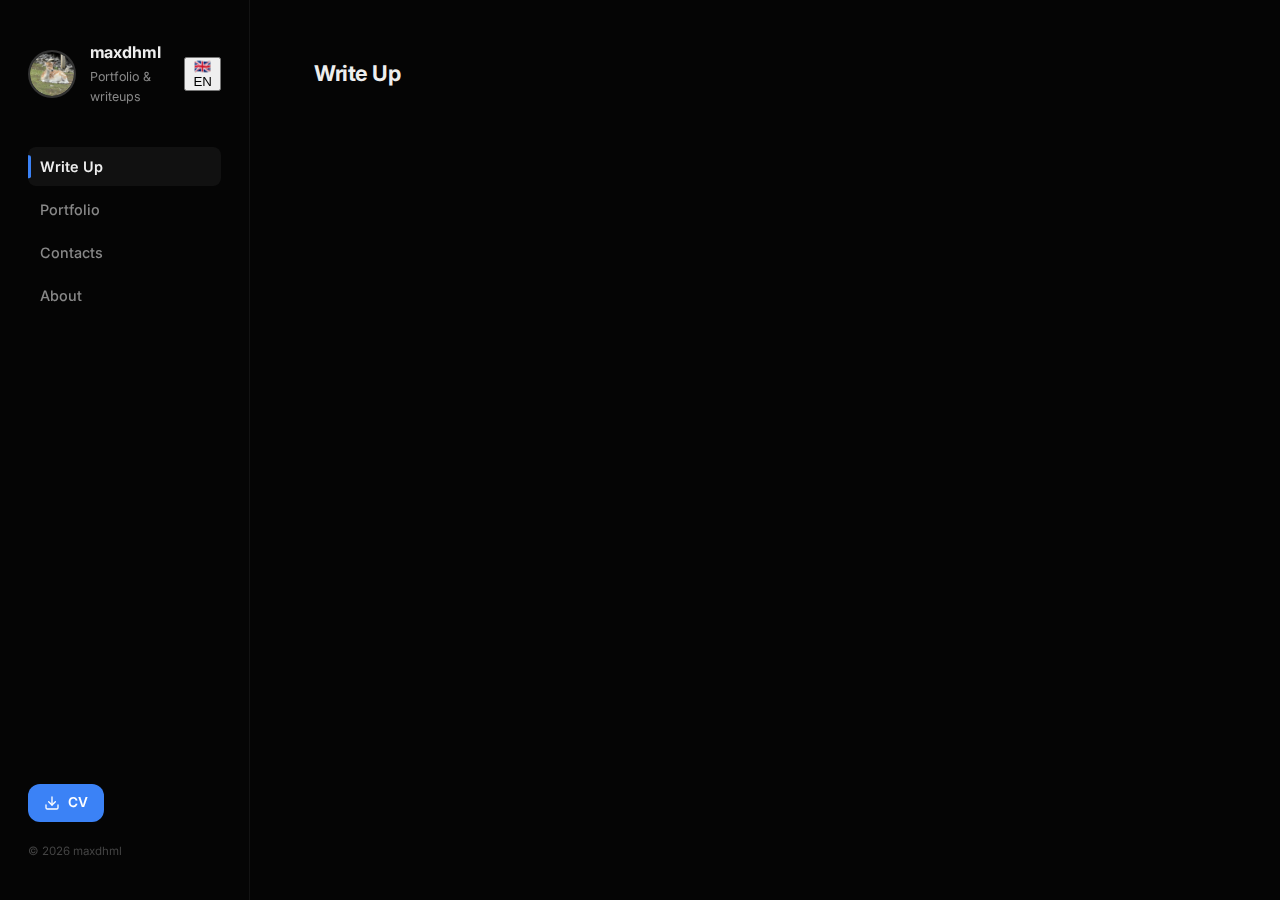
<file: index.html>
<!DOCTYPE html>
<html lang="fr">

<head>
    <meta charset="UTF-8">
    <meta name="viewport" content="width=device-width, initial-scale=1.0">
    <meta name="description" content="maxdhml — Write-ups CTF, bug bounty et projets cybersécurité.">
    <title>maxdhml | Write Up</title>
    <link rel="icon" type="image/png" href="favicon.png">
    <link rel="preconnect" href="https://fonts.googleapis.com">
    <link rel="preconnect" href="https://fonts.gstatic.com" crossorigin>
    <link rel="stylesheet" href="style.css">
</head>

<body>
    <div class="container">
        <aside class="sidebar">
            <div class="sidebar-top">
                <div class="profile-section">
                    <div class="avatar"><img src="avatar.png" alt="maxdhml avatar"></div>
                    <div>
                        <div class="profile-name">maxdhml</div>
                        <div class="profile-sub" data-i18n="profile-sub">Portfolio &amp; writeups</div>
                    </div>
                </div>
                <button class="btn-lang" onclick="toggleLanguage()">
                    <span data-i18n="btn-lang-label">🇬🇧 EN</span>
                </button>
                <button id="hamburger-btn" class="btn-hamburger" aria-label="Menu" aria-expanded="false">
                    <span></span><span></span><span></span>
                </button>
            </div>

            <nav id="nav-menu">
                <ul class="nav-links">
                    <li><a href="index.html" class="active" data-i18n="nav-writeup">Write Up</a></li>
                    <li><a href="portfolio.html" data-i18n="nav-portfolio">Portfolio</a></li>
                    <li><a href="contact.html" data-i18n="nav-contacts">Contacts</a></li>
                    <li><a href="about.html" data-i18n="nav-about">About</a></li>
                </ul>
            </nav>

            <a href="CV Maxime DUHAMEL - Alternance.pdf" download class="btn-download">
                <svg width="16" height="16" viewBox="0 0 24 24" fill="none" stroke="currentColor" stroke-width="2"
                    stroke-linecap="round" stroke-linejoin="round">
                    <path d="M21 15v4a2 2 0 0 1-2 2H5a2 2 0 0 1-2-2v-4"></path>
                    <polyline points="7 10 12 15 17 10"></polyline>
                    <line x1="12" y1="15" x2="12" y2="3"></line>
                </svg>
                CV
            </a>

            <footer><span data-i18n="footer">© 2026 maxdhml</span></footer>
        </aside>

        <main class="main-content">
            <section id="writeups">
                <h2 class="section-title" data-i18n="section-writeup">Write Up</h2>
                <ul id="writeups-list" class="writeup-list"></ul>
            </section>
        </main>
    </div>

    <script src="script.js"></script>
</body>

</html>
</file>
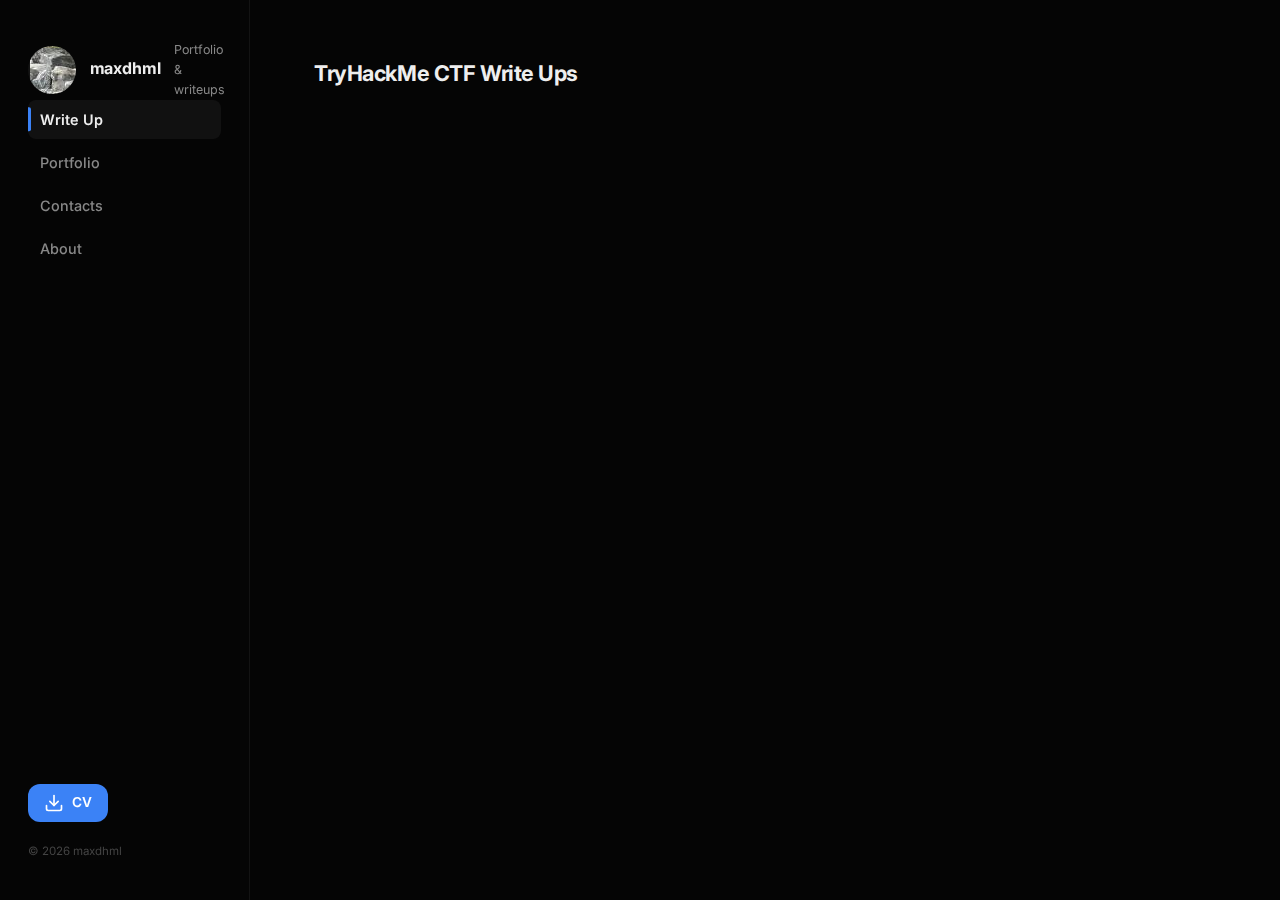
<file: write-ups/TryHackMe CTF Write Ups/index.html>
<!DOCTYPE html>
<html lang="fr">

<head>
    <meta charset="UTF-8">
    <meta name="viewport" content="width=device-width, initial-scale=1.0">
    <title>maxdhml | TryHackMe CTF Write Ups</title>
    <link rel="stylesheet" href="../../style.css">
</head>

<body>

    <div class="container">
        <!-- Sidebar -->
        <aside class="sidebar">
            <div class="profile-section">
                <div class="avatar" style="background-image: url('../../avatar.png')"></div>
                <div class="profile-name">maxdhml</div>
                <div class="profile-sub">Portfolio & writeups</div>
            </div>

            <nav>
                <ul class="nav-links">
                    <li><a href="../../index.html" class="active">Write Up</a></li>
                    <li><a href="../../portfolio.html">Portfolio</a></li>
                    <li><a href="../../contact.html">Contacts</a></li>
                    <li><a href="../../about.html">About</a></li>
                </ul>
            </nav>

            <a href="../../CV Maxime DUHAMEL - Alternance.pdf" download class="btn-download">
                <svg width="20" height="20" viewBox="0 0 24 24" fill="none" stroke="currentColor" stroke-width="2"
                    stroke-linecap="round" stroke-linejoin="round">
                    <path d="M21 15v4a2 2 0 0 1-2 2H5a2 2 0 0 1-2-2v-4"></path>
                    <polyline points="7 10 12 15 17 10"></polyline>
                    <line x1="12" y1="15" x2="12" y2="3"></line>
                </svg>
                CV
            </a>

            <footer>
                &copy; 2026 maxdhml
            </footer>
        </aside>

        <!-- Main Content -->
        <main class="main-content">
            <section id="writeups">
                <h2 class="section-title">TryHackMe CTF Write Ups</h2>
                <ul id="thm-writeups-list" class="writeup-list">
                    <!-- Example item, replace with JS or manual items later -->
                    <li class="writeup-card">
                        <div class="card-title">Coming Soon</div>
                        <div class="card-desc">Write-ups will be listed here.</div>
                    </li>
                </ul>
            </section>
        </main>
    </div>

    <!-- Script to handle interactions if needed, or reuse main script adapted -->
    <!-- <script src="../../script.js"></script> -->
</body>

</html>
</file>
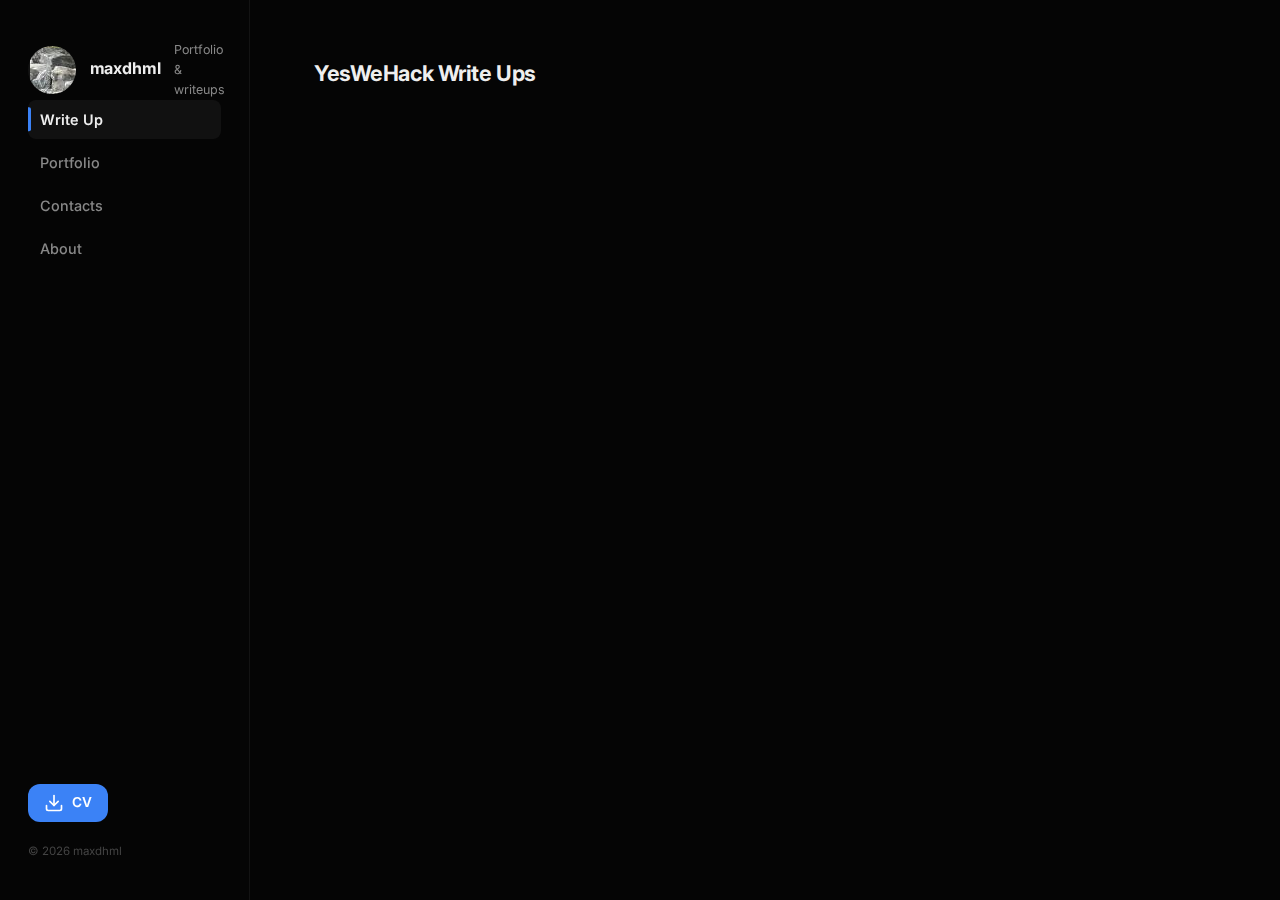
<file: write-ups/YesWeHack Write Ups/index.html>
<!DOCTYPE html>
<html lang="fr">

<head>
    <meta charset="UTF-8">
    <meta name="viewport" content="width=device-width, initial-scale=1.0">
    <title>maxdhml | YesWeHack Write Ups</title>
    <link rel="stylesheet" href="../../style.css">
</head>

<body>

    <div class="container">
        <!-- Sidebar -->
        <aside class="sidebar">
            <div class="profile-section">
                <div class="avatar" style="background-image: url('../../avatar.png')"></div>
                <div class="profile-name">maxdhml</div>
                <div class="profile-sub">Portfolio & writeups</div>
            </div>

            <nav>
                <ul class="nav-links">
                    <li><a href="../../index.html" class="active">Write Up</a></li>
                    <li><a href="../../portfolio.html">Portfolio</a></li>
                    <li><a href="../../contact.html">Contacts</a></li>
                    <li><a href="../../about.html">About</a></li>
                </ul>
            </nav>

            <a href="../../CV Maxime DUHAMEL - Alternance.pdf" download class="btn-download">
                <svg width="20" height="20" viewBox="0 0 24 24" fill="none" stroke="currentColor" stroke-width="2"
                    stroke-linecap="round" stroke-linejoin="round">
                    <path d="M21 15v4a2 2 0 0 1-2 2H5a2 2 0 0 1-2-2v-4"></path>
                    <polyline points="7 10 12 15 17 10"></polyline>
                    <line x1="12" y1="15" x2="12" y2="3"></line>
                </svg>
                CV
            </a>

            <footer>
                &copy; 2026 maxdhml
            </footer>
        </aside>

        <!-- Main Content -->
        <main class="main-content">
            <section id="writeups">
                <h2 class="section-title">YesWeHack Write Ups</h2>
                <ul id="ywh-writeups-list" class="writeup-list">
                    <!-- Example item, replace with JS or manual items later -->
                    <li class="writeup-card">
                        <div class="card-title">Coming Soon</div>
                        <div class="card-desc">Write-ups will be listed here.</div>
                    </li>
                </ul>
            </section>
        </main>
    </div>

    <!-- Script to handle interactions if needed, or reuse main script adapted -->
    <!-- <script src="../../script.js"></script> -->
</body>

</html>
</file>
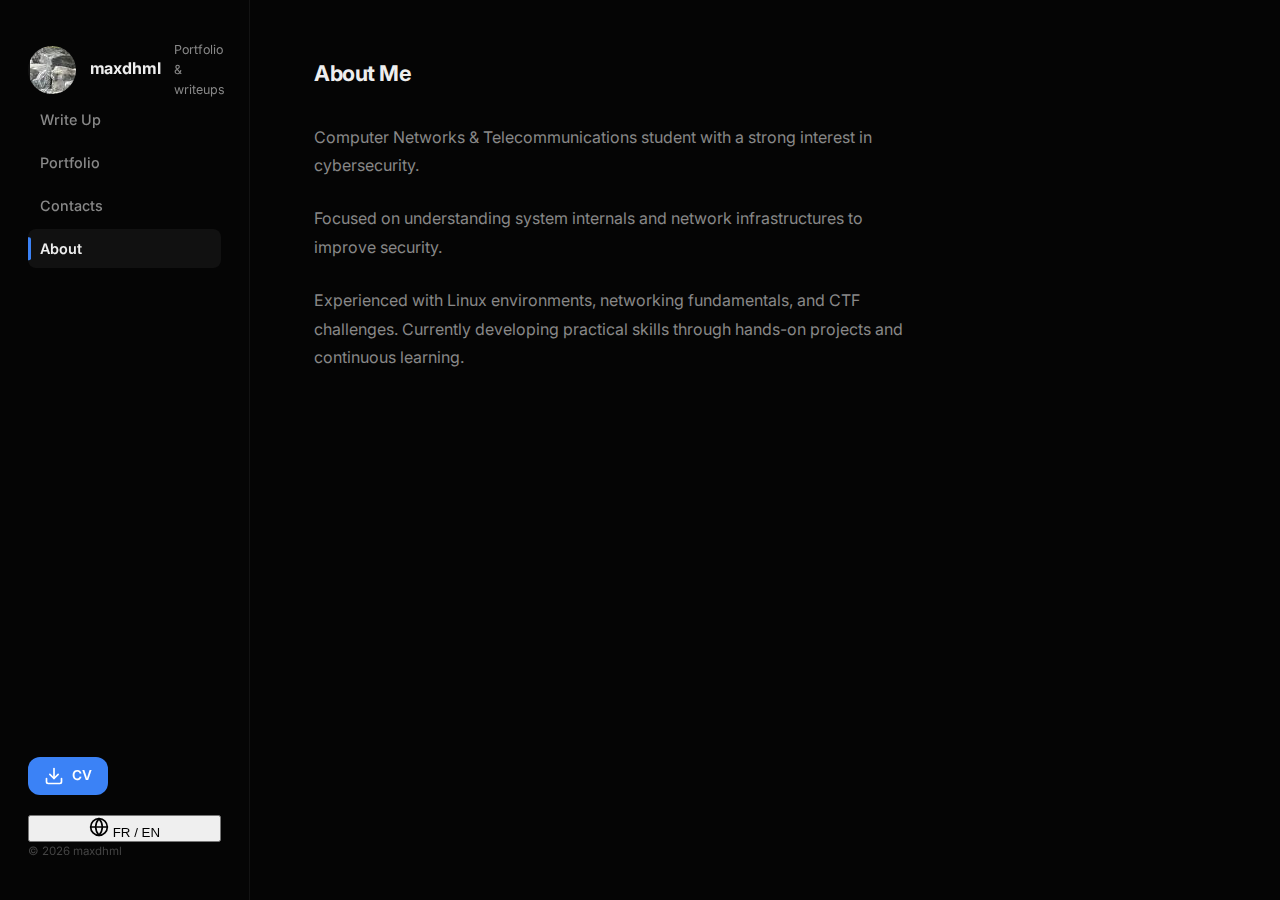
<file: about.html>
<!DOCTYPE html>
<html lang="fr">

<head>
    <meta charset="UTF-8">
    <meta name="viewport" content="width=device-width, initial-scale=1.0">
    <title>maxdhml | About</title>
    <link rel="stylesheet" href="style.css">
</head>

<body>

    <div class="container">
        <!-- Sidebar -->
        <aside class="sidebar">
            <div class="profile-section">
                <div class="avatar" style="background-image: url('avatar.png')"></div>
                <div class="profile-name">maxdhml</div>
                <div class="profile-sub">Portfolio & writeups</div>
            </div>

            <nav>
                <ul class="nav-links">
                    <li><a href="index.html">Write Up</a></li>
                    <li><a href="portfolio.html">Portfolio</a></li>
                    <li><a href="contact.html">Contacts</a></li>
                    <li><a href="about.html" class="active">About</a></li>
                </ul>
            </nav>

            <a href="CV Maxime DUHAMEL - Alternance.pdf" download class="btn-download">
                <svg width="20" height="20" viewBox="0 0 24 24" fill="none" stroke="currentColor" stroke-width="2"
                    stroke-linecap="round" stroke-linejoin="round">
                    <path d="M21 15v4a2 2 0 0 1-2 2H5a2 2 0 0 1-2-2v-4"></path>
                    <polyline points="7 10 12 15 17 10"></polyline>
                    <line x1="12" y1="15" x2="12" y2="3"></line>
                </svg>
                CV
            </a>

            <button id="lang-toggle" class="btn-lang" onclick="toggleLanguage()">
                <svg width="20" height="20" viewBox="0 0 24 24" fill="none" stroke="currentColor" stroke-width="2"
                    stroke-linecap="round" stroke-linejoin="round">
                    <circle cx="12" cy="12" r="10"></circle>
                    <line x1="2" y1="12" x2="22" y2="12"></line>
                    <path
                        d="M12 2a15.3 15.3 0 0 1 4 10 15.3 15.3 0 0 1-4 10 15.3 15.3 0 0 1-4-10 15.3 15.3 0 0 1 4-10z">
                    </path>
                </svg>
                <span id="lang-text">FR / EN</span>
            </button>

            <footer>
                &copy; 2026 maxdhml
            </footer>
        </aside>

        <!-- Main Content -->
        <main class="main-content">
            <section id="about">
                <h2 class="section-title">About Me</h2>

                <div style="max-width: 600px; color: var(--text-secondary); font-size: 1rem; line-height: 1.8;">
                    <p style="margin-bottom: 1.5rem;">
                        Computer Networks & Telecommunications student with a strong interest in cybersecurity.
                    </p>
                    <p style="margin-bottom: 1.5rem;">
                        Focused on understanding system internals and network infrastructures to improve security.
                    </p>
                    <p style="margin-bottom: 1.5rem;">
                        Experienced with Linux environments, networking fundamentals, and CTF challenges.
                        Currently developing practical skills through hands-on projects and continuous learning.
                    </p>
                </div>
            </section>
        </main>
    </div>

    <script src="script.js"></script>
</body>

</html>
</file>
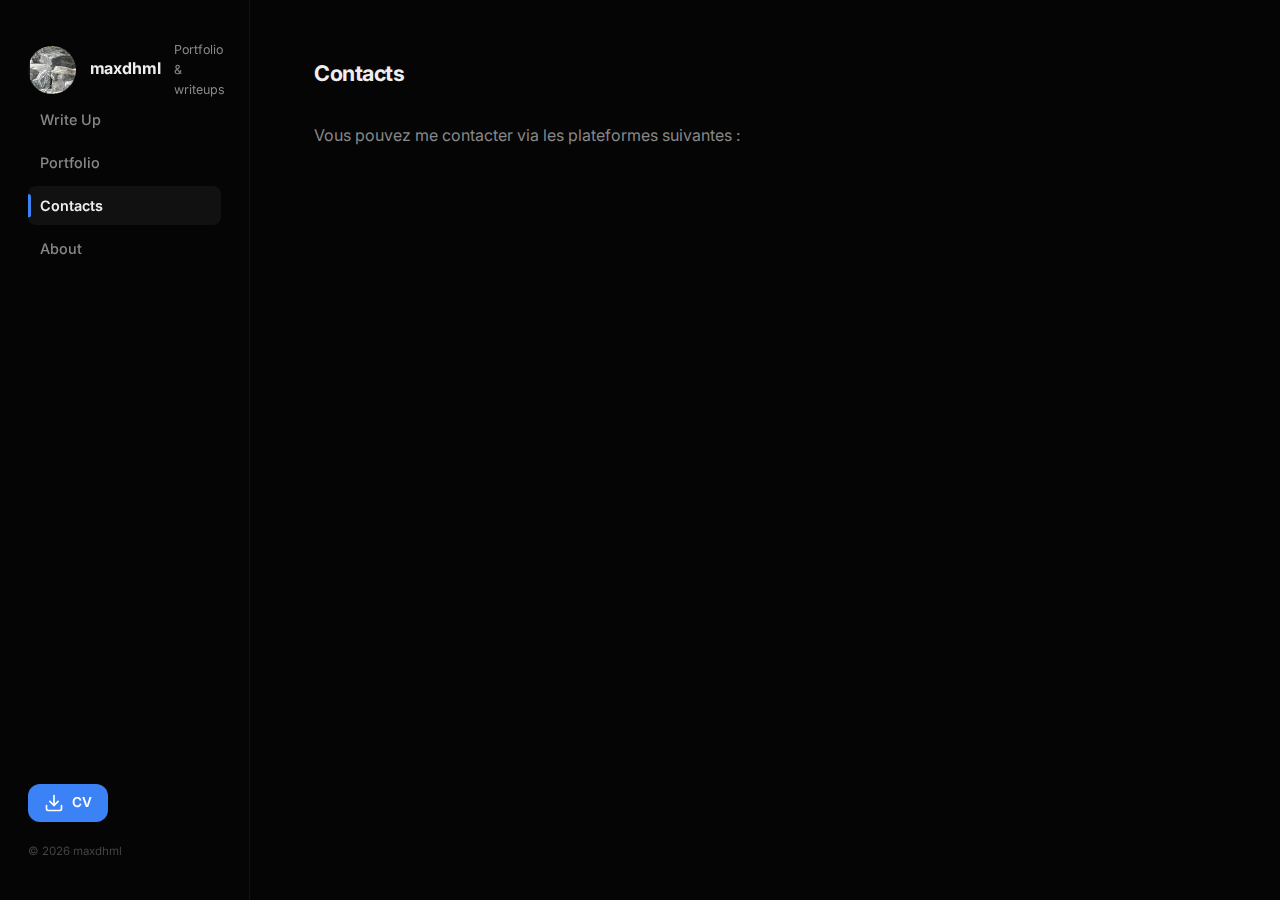
<file: contact.html>
<!DOCTYPE html>
<html lang="fr">

<head>
    <meta charset="UTF-8">
    <meta name="viewport" content="width=device-width, initial-scale=1.0">
    <title>maxdhml | Contacts</title>
    <link rel="stylesheet" href="style.css">
</head>

<body>

    <div class="container">
        <!-- Sidebar -->
        <aside class="sidebar">
            <div class="profile-section">
                <div class="avatar" style="background-image: url('avatar.png')"></div>
                <div class="profile-name">maxdhml</div>
                <div class="profile-sub">Portfolio & writeups</div>
            </div>

            <nav>
                <ul class="nav-links">
                    <li><a href="index.html">Write Up</a></li>
                    <li><a href="portfolio.html">Portfolio</a></li>
                    <li><a href="contact.html" class="active">Contacts</a></li>
                    <li><a href="about.html">About</a></li>
                </ul>
            </nav>

            <a href="CV Maxime DUHAMEL - Alternance.pdf" download class="btn-download">
                <svg width="20" height="20" viewBox="0 0 24 24" fill="none" stroke="currentColor" stroke-width="2"
                    stroke-linecap="round" stroke-linejoin="round">
                    <path d="M21 15v4a2 2 0 0 1-2 2H5a2 2 0 0 1-2-2v-4"></path>
                    <polyline points="7 10 12 15 17 10"></polyline>
                    <line x1="12" y1="15" x2="12" y2="3"></line>
                </svg>
                CV
            </a>

            <footer>
                &copy; 2026 maxdhml
            </footer>
        </aside>

        <!-- Main Content -->
        <main class="main-content">
            <section id="contacts">
                <h2 class="section-title">Contacts</h2>

                <div style="color: var(--text-secondary); margin-bottom: 2rem;">
                    Vous pouvez me contacter via les plateformes suivantes :
                </div>

                <ul class="writeup-list">
                    <li class="writeup-card" onclick="window.location.href='mailto:max.dhml@gmail.com'">
                        <div class="card-icon">
                            <svg width="24" height="24" viewBox="0 0 24 24" fill="none" stroke="currentColor"
                                stroke-width="2" stroke-linecap="round" stroke-linejoin="round">
                                <rect x="2" y="4" width="20" height="16" rx="2"></rect>
                                <path d="m22 7-8.97 5.7a1.94 1.94 0 0 1-2.06 0L2 7"></path>
                            </svg>
                        </div>
                        <div class="card-content">
                            <div class="card-title">Email</div>
                            <div class="card-desc">max.dhml@gmail.com</div>
                        </div>
                    </li>
                    <li class="writeup-card"
                        onclick="window.open('https://www.linkedin.com/in/maxime-duhamel-98512b386/', '_blank')">
                        <div class="card-icon">
                            <svg width="24" height="24" viewBox="0 0 24 24" fill="none" stroke="currentColor"
                                stroke-width="2" stroke-linecap="round" stroke-linejoin="round">
                                <path
                                    d="M16 8a6 6 0 0 1 6 6v7h-4v-7a2 2 0 0 0-2-2 2 2 0 0 0-2 2v7h-4v-7a6 6 0 0 1 6-6z">
                                </path>
                                <rect x="2" y="9" width="4" height="12"></rect>
                                <circle cx="4" cy="4" r="2"></circle>
                            </svg>
                        </div>
                        <div class="card-content">
                            <div class="card-title">LinkedIn</div>
                            <div class="card-desc">Connect on LinkedIn</div>
                        </div>
                    </li>
                    <li class="writeup-card" onclick="window.open('https://github.com/maxdhml', '_blank')">
                        <div class="card-icon">
                            <svg width="24" height="24" viewBox="0 0 24 24" fill="none" stroke="currentColor"
                                stroke-width="2" stroke-linecap="round" stroke-linejoin="round">
                                <path
                                    d="M9 19c-5 1.5-5-2.5-7-3m14 6v-3.87a3.37 3.37 0 0 0-.94-2.61c3.14-.35 6.44-1.54 6.44-7A5.44 5.44 0 0 0 20 4.77 5.07 5.07 0 0 0 19.91 1S18.73.65 16 2.48a13.38 13.38 0 0 0-7 0C6.27.65 5.09 1 5.09 1A5.07 5.07 0 0 0 5 4.77a5.44 5.44 0 0 0-1.5 3.78c0 5.42 3.3 6.61 6.44 7A3.37 3.37 0 0 0 9 18.13V22">
                                </path>
                            </svg>
                        </div>
                        <div class="card-content">
                            <div class="card-title">GitHub</div>
                            <div class="card-desc">Check my repositories</div>
                        </div>
                    </li>
                </ul>

                <div style="margin-top: 2rem;">
                    <iframe src="https://tryhackme.com/api/v2/badges/public-profile?userPublicId=6149873"
                        style='border:none; width: 100%; height: 260px;'></iframe>
                </div>
            </section>
        </main>
    </div>

    <script src="script.js"></script>
</body>

</html>
</file>
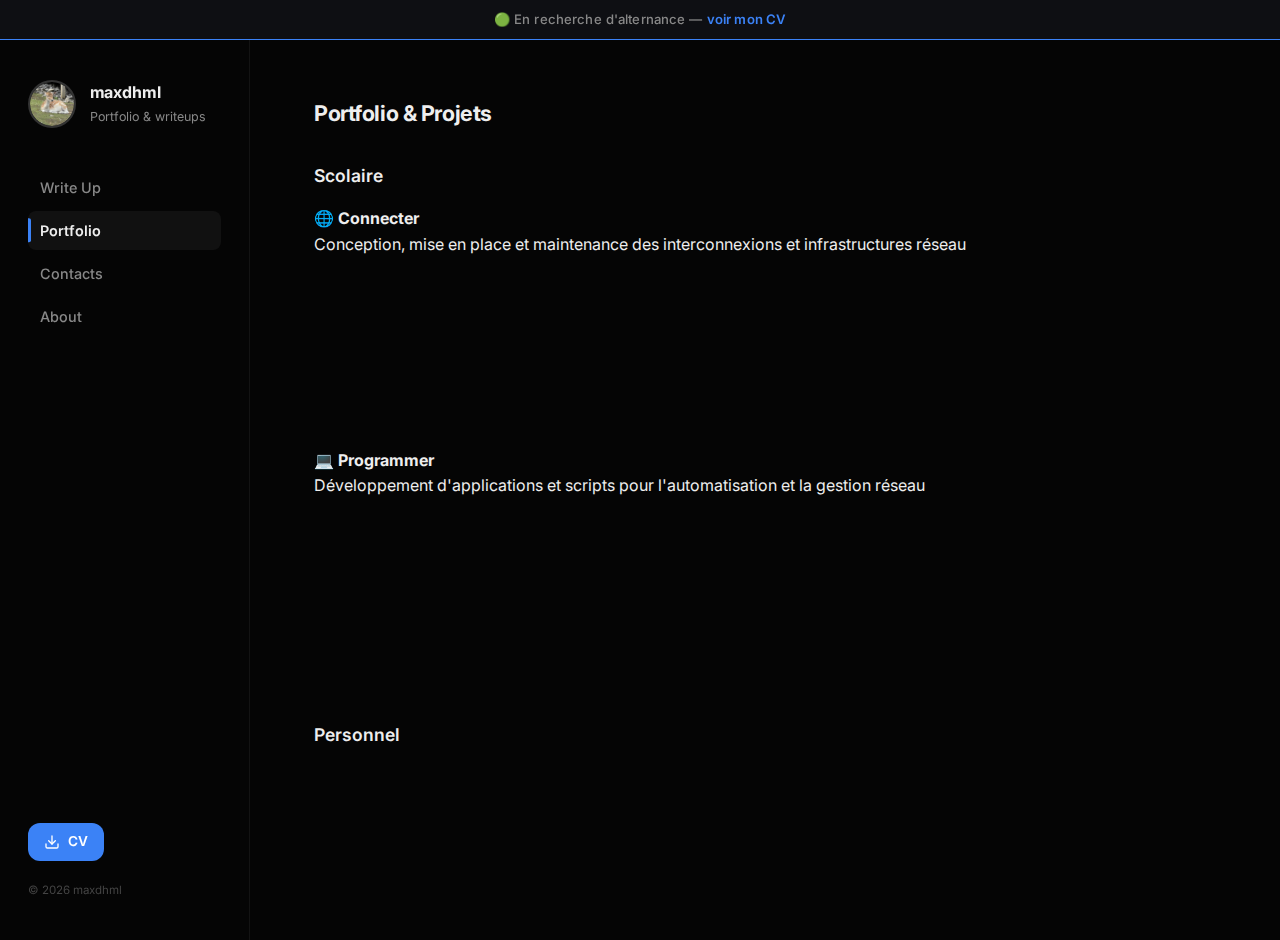
<file: portfolio.html>
<!DOCTYPE html>
<html lang="fr">

<head>
    <meta charset="UTF-8">
    <meta name="viewport" content="width=device-width, initial-scale=1.0">
    <meta name="description"
        content="maxdhml — Projets et portfolio cybersécurité, développement et systèmes embarqués.">
    <title>maxdhml | Portfolio</title>
    <link rel="icon" type="image/png" href="favicon.png">
    <link rel="preconnect" href="https://fonts.googleapis.com">
    <link rel="preconnect" href="https://fonts.gstatic.com" crossorigin>
    <link rel="stylesheet" href="style.css">
</head>

<body>
    <div class="top-banner">
        <span>🟢 En recherche d'alternance — <a href="CV Maxime DUHAMEL - Alternance.pdf"
                download>voir mon CV</a></span>
    </div>
    <div class="container">
        <aside class="sidebar">
            <div class="sidebar-top">
                <div class="profile-section">
                    <div class="avatar"><img src="avatar.png" alt="maxdhml avatar"></div>
                    <div>
                        <div class="profile-name">maxdhml</div>
                        <div class="profile-sub">Portfolio &amp; writeups</div>
                    </div>
                </div>

                <button id="hamburger-btn" class="btn-hamburger" aria-label="Menu" aria-expanded="false">
                    <span></span><span></span><span></span>
                </button>
            </div>

            <nav id="nav-menu">
                <ul class="nav-links">
                    <li><a href="index.html">Write Up</a></li>
                    <li><a href="portfolio.html" class="active">Portfolio</a></li>
                    <li><a href="contact.html">Contacts</a></li>
                    <li><a href="about.html">About</a></li>
                </ul>
            </nav>

            <a href="CV Maxime DUHAMEL - Alternance.pdf" download class="btn-download">
                <svg width="16" height="16" viewBox="0 0 24 24" fill="none" stroke="currentColor" stroke-width="2"
                    stroke-linecap="round" stroke-linejoin="round">
                    <path d="M21 15v4a2 2 0 0 1-2 2H5a2 2 0 0 1-2-2v-4"></path>
                    <polyline points="7 10 12 15 17 10"></polyline>
                    <line x1="12" y1="15" x2="12" y2="3"></line>
                </svg>
                CV
            </a>

            <footer><span>© 2026 maxdhml</span></footer>
        </aside>

        <main class="main-content">
            <section id="projects">
                <h2 class="section-title">Portfolio &amp; Projets</h2>
                
                <h3 class="section-subtitle" style="margin-top: 1rem;">Scolaire</h3>

                <div id="scolaire-competences">
                    <div class="competence-group" data-competence="administrer">
                        <h4 class="competence-title">🖥️ Administrer</h4>
                        <p class="competence-desc">Gestion et administration des systèmes d'exploitation et des infrastructures réseau</p>
                        <ul class="writeup-list"></ul>
                    </div>
                    <div class="competence-group" data-competence="connecter">
                        <h4 class="competence-title">🌐 Connecter</h4>
                        <p class="competence-desc">Conception, mise en place et maintenance des interconnexions et infrastructures réseau</p>
                        <ul class="writeup-list"></ul>
                    </div>
                    <div class="competence-group" data-competence="programmer">
                        <h4 class="competence-title">💻 Programmer</h4>
                        <p class="competence-desc">Développement d'applications et scripts pour l'automatisation et la gestion réseau</p>
                        <ul class="writeup-list"></ul>
                    </div>
                    <div class="competence-group" data-competence="securiser">
                        <h4 class="competence-title">🔒 Sécuriser</h4>
                        <p class="competence-desc">Mise en place de solutions de sécurité, protection des systèmes et analyse des vulnérabilités</p>
                        <ul class="writeup-list"></ul>
                    </div>
                    <div class="competence-group" data-competence="surveiller">
                        <h4 class="competence-title">🔍 Surveiller</h4>
                        <p class="competence-desc">Monitoring des réseaux, supervision des systèmes et gestion des alertes</p>
                        <ul class="writeup-list"></ul>
                    </div>
                </div>

                <h3 class="section-subtitle" style="margin-top: 2rem;">Personnel</h3>
                <ul id="projects-personnel-list" class="writeup-list"></ul>
            </section>
        </main>
    </div>

    <script src="script.js"></script>
    <script>
        (function () {
            const COMPETENCES = ['administrer', 'connecter', 'programmer', 'securiser', 'surveiller'];

            function createCard(article, dirPath) {
                const li = document.createElement('li');
                li.className = 'writeup-card';
                li.setAttribute('role', 'link');
                li.setAttribute('tabindex', '0');
                const fileName = article.file || (article.slug + '.md');
                const articleUrl = 'article-viewer.html?path=' + encodeURIComponent(dirPath + fileName);
                li.addEventListener('click', () => { window.location.href = articleUrl; });
                li.addEventListener('keydown', e => {
                    if (e.key === 'Enter' || e.key === ' ') {
                        e.preventDefault();
                        window.location.href = articleUrl;
                    }
                });
                li.innerHTML = `
                    <div class="card-content">
                        <div class="card-title">${article.title}</div>
                        <div class="card-desc">${article.desc || ''}</div>
                    </div>
                `;
                return li;
            }

            // Charger les 5 compétences scolaires
            const competencePromises = COMPETENCES.map(comp =>
                fetch(`projects/scolaire/${comp}/articles.json`)
                    .then(r => r.ok ? r.json() : [])
                    .catch(() => [])
                    .then(articles => ({ comp, articles }))
            );

            // Charger les projets personnels
            const personnelPromise = fetch('projects/personnel/articles.json')
                .then(r => r.ok ? r.json() : [])
                .catch(() => []);

            Promise.all([Promise.all(competencePromises), personnelPromise])
                .then(([competenceResults, personnelArticles]) => {
                    // Remplir les compétences scolaires
                    competenceResults.forEach(({ comp, articles }) => {
                        const group = document.querySelector(`[data-competence="${comp}"]`);
                        if (!group) return;
                        const list = group.querySelector('.writeup-list');
                        if (articles.length === 0) {
                            group.style.display = 'none';
                            return;
                        }
                        articles.forEach(a => {
                            list.appendChild(createCard(a, `projects/scolaire/${comp}/`));
                        });
                    });

                    // Remplir les projets personnels
                    const listPersonnel = document.getElementById('projects-personnel-list');
                    personnelArticles.forEach(a => {
                        listPersonnel.appendChild(createCard(a, 'projects/personnel/'));
                    });
                });
        })();
    </script>
</body>

</html>
</file>
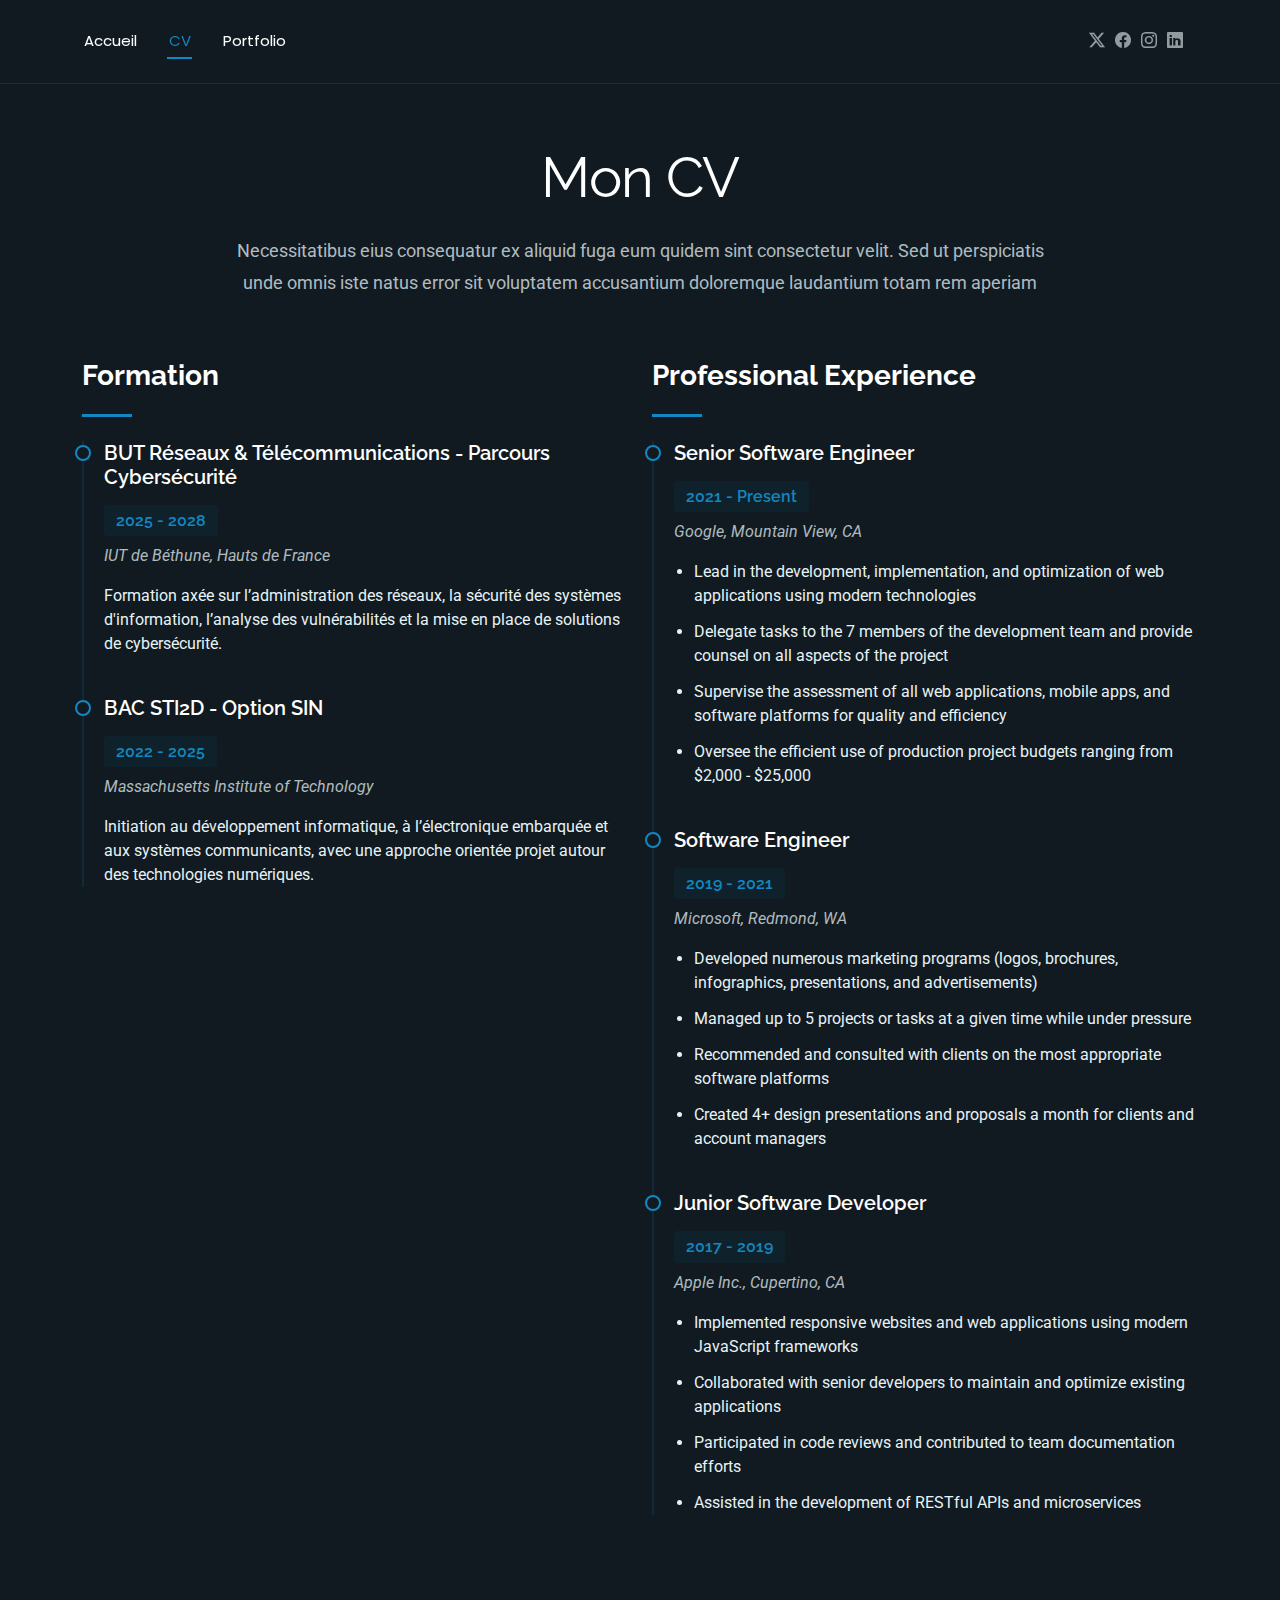
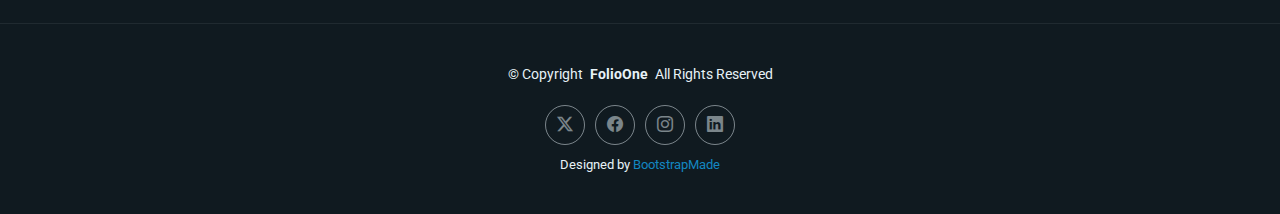
<file: resume.html>
<!DOCTYPE html>
<html lang="fr">

<head>
  <meta charset="utf-8">
  <meta content="width=device-width, initial-scale=1.0" name="viewport">
  <title>Resume - FolioOne Bootstrap Template</title>
  <meta name="description" content="">
  <meta name="keywords" content="">

  <link href="assets/img/favicon.png" rel="icon">
  <link href="assets/img/apple-touch-icon.png" rel="apple-touch-icon">

  <link href="https://fonts.googleapis.com" rel="preconnect">
  <link href="https://fonts.gstatic.com" rel="preconnect" crossorigin>
  <link href="https://fonts.googleapis.com/css2?family=Roboto:ital,wght@0,100;0,300;0,400;0,500;0,700;0,900;1,100;1,300;1,400;1,500;1,700;1,900&family=Poppins:ital,wght@0,100;0,200;0,300;0,400;0,500;0,600;0,700;0,800;0,900;1,100;1,200;1,300;1,400;1,500;1,600;1,700;1,800;1,900&family=Raleway:ital,wght@0,100;0,200;0,300;0,400;0,500;0,600;0,700;0,800;0,900;1,100;1,200;1,300;1,400;1,500;1,600;1,700;1,800;1,900&display=swap" rel="stylesheet">

  <link href="assets/vendor/bootstrap/css/bootstrap.min.css" rel="stylesheet">
  <link href="assets/vendor/bootstrap-icons/bootstrap-icons.css" rel="stylesheet">
  <link href="assets/vendor/aos/aos.css" rel="stylesheet">
  <link href="assets/vendor/swiper/swiper-bundle.min.css" rel="stylesheet">
  <link href="assets/vendor/glightbox/css/glightbox.min.css" rel="stylesheet">

  <link href="assets/css/main.css" rel="stylesheet">

  <!-- =======================================================
  * Template Name: FolioOne
  * Template URL: https://bootstrapmade.com/folioone-bootstrap-portfolio-website-template/
  * Updated: Aug 23 2025 with Bootstrap v5.3.7
  * Author: BootstrapMade.com
  * License: https://bootstrapmade.com/license/
  ======================================================== -->
</head>

<body class="resume-page">

  <header id="header" class="header d-flex align-items-center light-background sticky-top">
    <div class="container position-relative d-flex align-items-center justify-content-between">

      <nav id="navmenu" class="navmenu">
        <ul>
          <li><a href="index.html">Accueil</a></li>
          <li><a href="resume.html" class="active">CV</a></li>
          <li><a href="portfolio.html">Portfolio</a></li>
        <i class="mobile-nav-toggle d-xl-none bi bi-list"></i>
      </nav>

      <div class="header-social-links">
        <a href="#" class="twitter"><i class="bi bi-twitter-x"></i></a>
        <a href="#" class="facebook"><i class="bi bi-facebook"></i></a>
        <a href="#" class="instagram"><i class="bi bi-instagram"></i></a>
        <a href="#" class="linkedin"><i class="bi bi-linkedin"></i></a>
      </div>

    </div>
  </header>

  <main class="main">

    <!-- Resume Section -->
    <section id="resume" class="resume section">

      <!-- Section Title -->
      <div class="container section-title" data-aos="fade-up">
        <h2>Mon CV</h2>
        <p>Necessitatibus eius consequatur ex aliquid fuga eum quidem sint consectetur velit. Sed ut perspiciatis unde omnis iste natus error sit voluptatem accusantium doloremque laudantium totam rem aperiam</p>
      </div><!-- End Section Title -->

      <div class="container" data-aos="fade-up" data-aos-delay="100">

        <div class="row">
          <div class="col-lg-6">

            <!-- Education Section -->
            <div class="resume-item" data-aos="fade-up">
              <h3 class="resume-title">Formation</h3>

              <div class="resume-content">
                <article class="education-item">
                  <h4>BUT Réseaux & Télécommunications - Parcours Cybersécurité</h4>
                  <h5>2025 - 2028</h5>
                  <p class="institution"><em>IUT de Béthune, Hauts de France</em></p>
                  <p>Formation axée sur l’administration des réseaux, la sécurité des systèmes d'information, l’analyse des vulnérabilités et la mise en place de solutions de cybersécurité.</p>
                </article>

                <article class="education-item">
                  <h4>BAC STI2D - Option SIN</h4>
                  <h5>2022 - 2025</h5>
                  <p class="institution"><em>Massachusetts Institute of Technology</em></p>
                  <p>Initiation au développement informatique, à l’électronique embarquée et aux systèmes communicants, avec une approche orientée projet autour des technologies numériques.</p>
                </article>
              </div>
            </div><!-- End Education Section -->

            <!-- Professional Skills Section -->
            <div class="resume-item skills-animation" data-aos="fade-up">
              <h3 class="resume-title">Professional Skills</h3>

              <div class="resume-content">
                <div class="skill-item">
                  <h4>Frontend Development</h4>
                  <div class="progress">
                    <div class="progress-bar" role="progressbar" aria-valuenow="95" aria-valuemin="0" aria-valuemax="100"></div>
                  </div>
                </div>

                <div class="skill-item">
                  <h4>Backend Development</h4>
                  <div class="progress">
                    <div class="progress-bar" role="progressbar" aria-valuenow="85" aria-valuemin="0" aria-valuemax="100"></div>
                  </div>
                </div>

                <div class="skill-item">
                  <h4>UI/UX Design</h4>
                  <div class="progress">
                    <div class="progress-bar" role="progressbar" aria-valuenow="90" aria-valuemin="0" aria-valuemax="100"></div>
                  </div>
                </div>

                <div class="skill-item">
                  <h4>Project Management</h4>
                  <div class="progress">
                    <div class="progress-bar" role="progressbar" aria-valuenow="80" aria-valuemin="0" aria-valuemax="100"></div>
                  </div>
                </div>
              </div>
            </div><!-- End Professional Skills Section -->
          </div>

          <div class="col-lg-6">
            <!-- Experience Section -->
            <div class="resume-item" data-aos="fade-up" data-aos-delay="100">
              <h3 class="resume-title">Professional Experience</h3>

              <div class="resume-content">
                <article class="experience-item">
                  <h4>Senior Software Engineer</h4>
                  <h5>2021 - Present</h5>
                  <p class="company"><em>Google, Mountain View, CA</em></p>
                  <ul>
                    <li>Lead in the development, implementation, and optimization of web applications using modern technologies</li>
                    <li>Delegate tasks to the 7 members of the development team and provide counsel on all aspects of the project</li>
                    <li>Supervise the assessment of all web applications, mobile apps, and software platforms for quality and efficiency</li>
                    <li>Oversee the efficient use of production project budgets ranging from $2,000 - $25,000</li>
                  </ul>
                </article>

                <article class="experience-item">
                  <h4>Software Engineer</h4>
                  <h5>2019 - 2021</h5>
                  <p class="company"><em>Microsoft, Redmond, WA</em></p>
                  <ul>
                    <li>Developed numerous marketing programs (logos, brochures, infographics, presentations, and advertisements)</li>
                    <li>Managed up to 5 projects or tasks at a given time while under pressure</li>
                    <li>Recommended and consulted with clients on the most appropriate software platforms</li>
                    <li>Created 4+ design presentations and proposals a month for clients and account managers</li>
                  </ul>
                </article>

                <article class="experience-item">
                  <h4>Junior Software Developer</h4>
                  <h5>2017 - 2019</h5>
                  <p class="company"><em>Apple Inc., Cupertino, CA</em></p>
                  <ul>
                    <li>Implemented responsive websites and web applications using modern JavaScript frameworks</li>
                    <li>Collaborated with senior developers to maintain and optimize existing applications</li>
                    <li>Participated in code reviews and contributed to team documentation efforts</li>
                    <li>Assisted in the development of RESTful APIs and microservices</li>
                  </ul>
                </article>
              </div>
            </div><!-- End Experience Section -->
          </div>
        </div>

      </div>

    </section><!-- /Resume Section -->

  </main>

  <footer id="footer" class="footer">

    <div class="container">
      <div class="copyright text-center ">
        <p>© <span>Copyright</span> <strong class="px-1 sitename">FolioOne</strong> <span>All Rights Reserved<br></span></p>
      </div>
      <div class="social-links d-flex justify-content-center">
        <a href=""><i class="bi bi-twitter-x"></i></a>
        <a href=""><i class="bi bi-facebook"></i></a>
        <a href=""><i class="bi bi-instagram"></i></a>
        <a href=""><i class="bi bi-linkedin"></i></a>
      </div>
      <div class="credits">
        <!-- All the links in the footer should remain intact. -->
        <!-- You can delete the links only if you've purchased the pro version. -->
        <!-- Licensing information: https://bootstrapmade.com/license/ -->
        <!-- Purchase the pro version with working PHP/AJAX contact form: [buy-url] -->
        Designed by <a href="https://bootstrapmade.com/">BootstrapMade</a>
      </div>
    </div>

  </footer>

  <!-- Scroll Top -->
  <a href="#" id="scroll-top" class="scroll-top d-flex align-items-center justify-content-center"><i class="bi bi-arrow-up-short"></i></a>

  <!-- Preloader -->
  <div id="preloader"></div>

  <!-- Vendor JS Files -->
  <script src="assets/vendor/bootstrap/js/bootstrap.bundle.min.js"></script>
  <script src="assets/vendor/php-email-form/validate.js"></script>
  <script src="assets/vendor/aos/aos.js"></script>
  <script src="assets/vendor/typed.js/typed.umd.js"></script>
  <script src="assets/vendor/waypoints/noframework.waypoints.js"></script>
  <script src="assets/vendor/purecounter/purecounter_vanilla.js"></script>
  <script src="assets/vendor/swiper/swiper-bundle.min.js"></script>
  <script src="assets/vendor/imagesloaded/imagesloaded.pkgd.min.js"></script>
  <script src="assets/vendor/isotope-layout/isotope.pkgd.min.js"></script>
  <script src="assets/vendor/glightbox/js/glightbox.min.js"></script>

  <!-- Main JS File -->
  <script src="assets/js/main.js"></script>

</body>

</html>
</file>
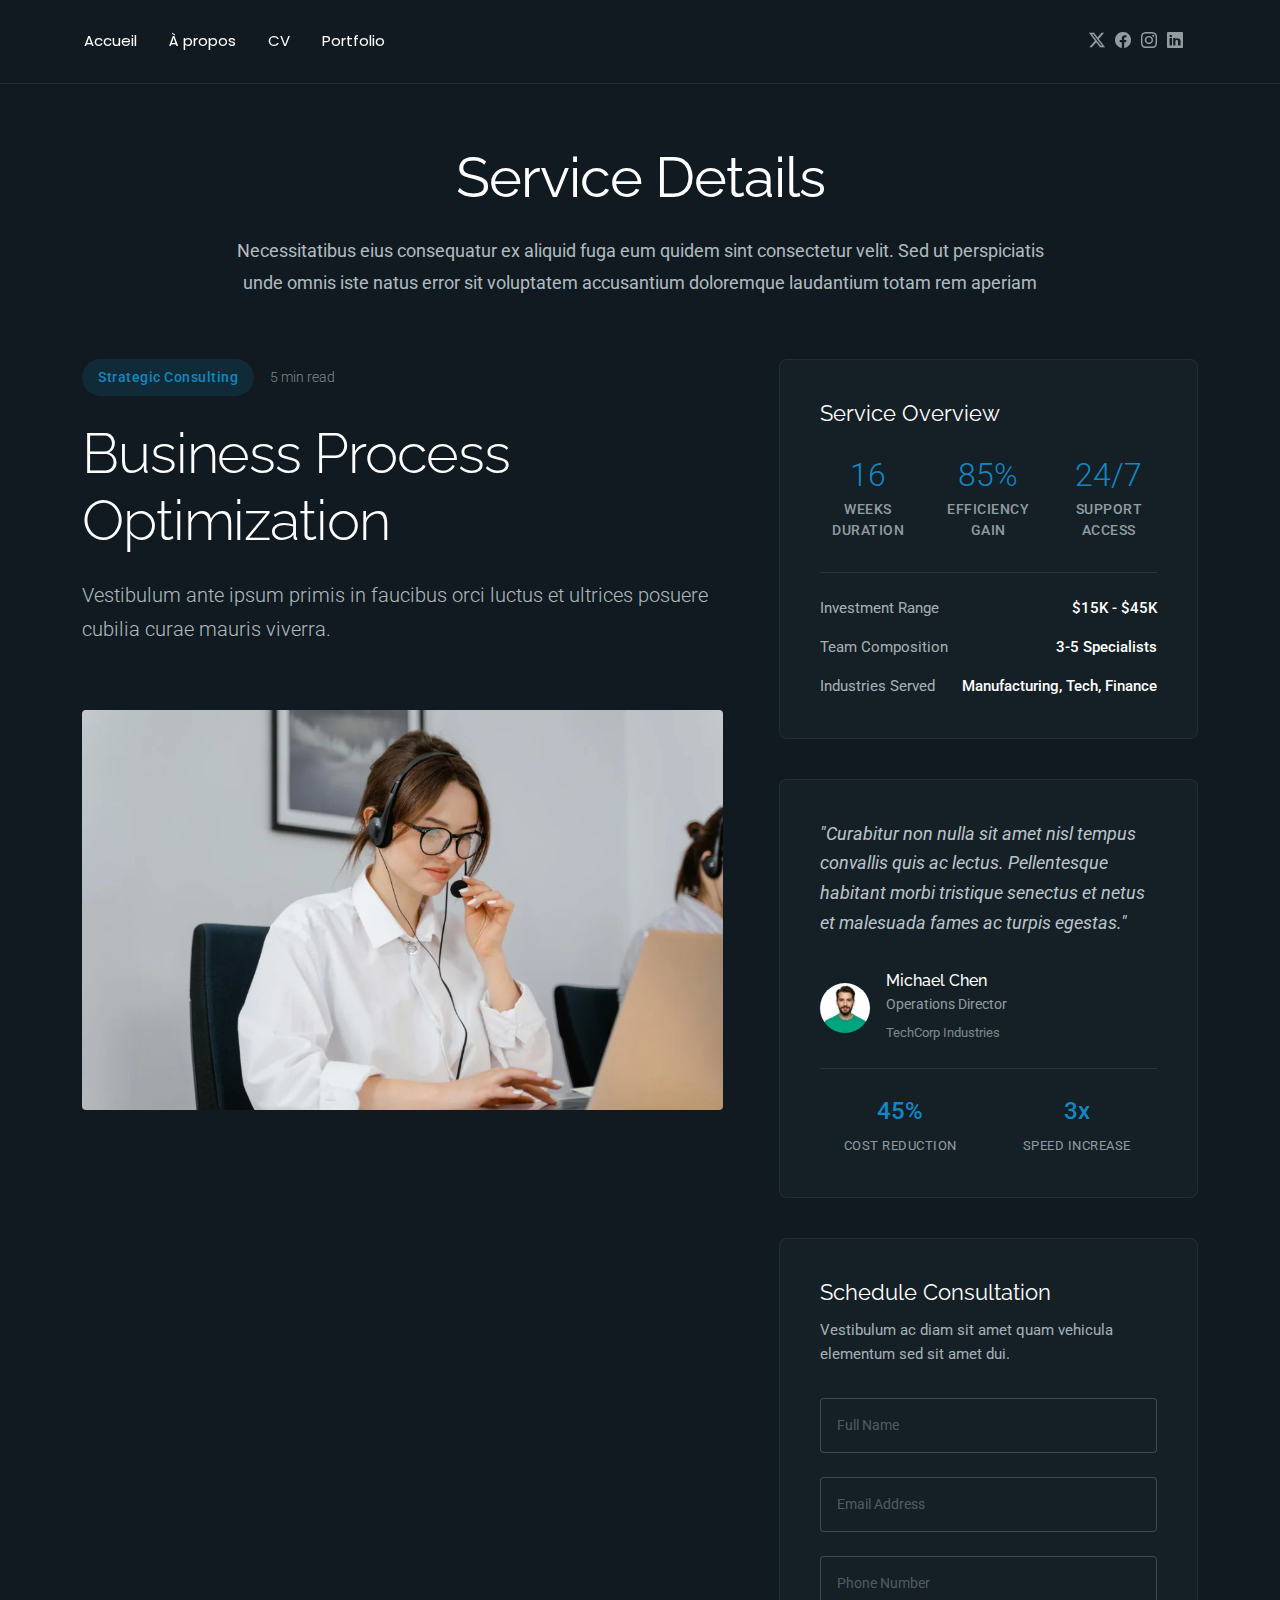
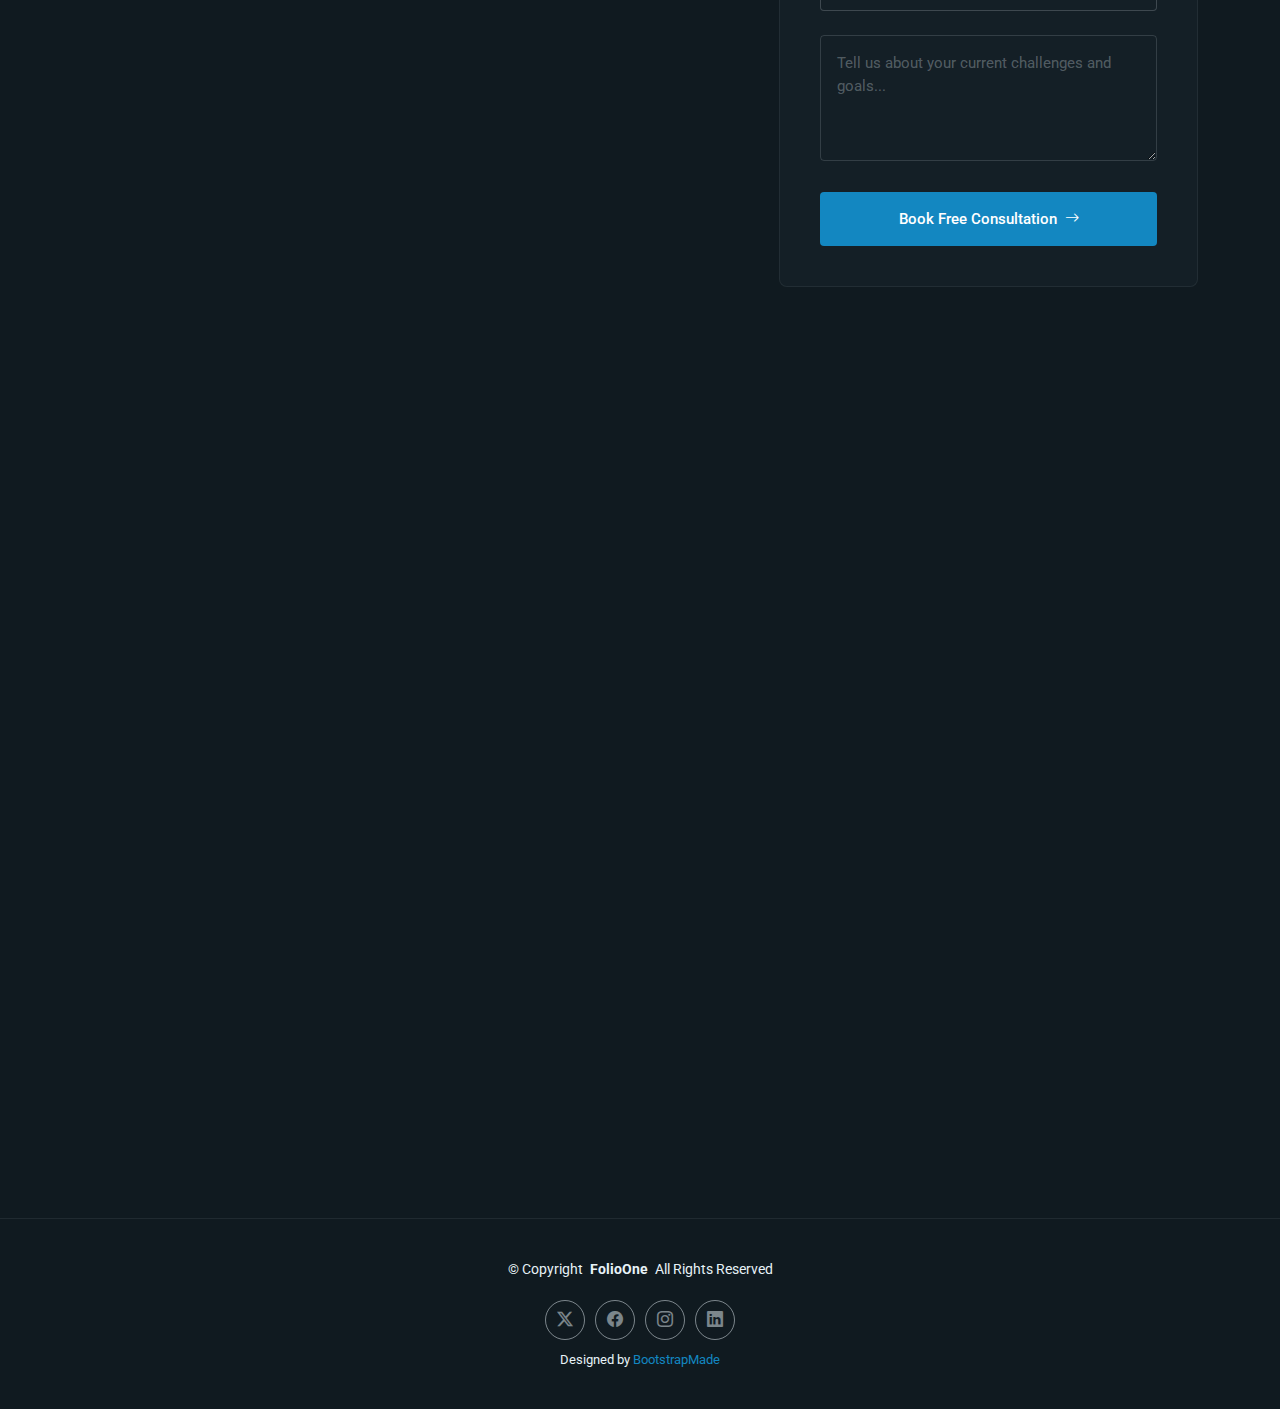
<file: service-details.html>
<!DOCTYPE html>
<html lang="fr">

<head>
  <meta charset="utf-8">
  <meta content="width=device-width, initial-scale=1.0" name="viewport">
  <title>Service Details - FolioOne Bootstrap Template</title>
  <meta name="description" content="">
  <meta name="keywords" content="">

  <!-- Favicons -->
  <link href="assets/img/favicon.png" rel="icon">
  <link href="assets/img/apple-touch-icon.png" rel="apple-touch-icon">

  <!-- Fonts -->
  <link href="https://fonts.googleapis.com" rel="preconnect">
  <link href="https://fonts.gstatic.com" rel="preconnect" crossorigin>
  <link href="https://fonts.googleapis.com/css2?family=Roboto:ital,wght@0,100;0,300;0,400;0,500;0,700;0,900;1,100;1,300;1,400;1,500;1,700;1,900&family=Poppins:ital,wght@0,100;0,200;0,300;0,400;0,500;0,600;0,700;0,800;0,900;1,100;1,200;1,300;1,400;1,500;1,600;1,700;1,800;1,900&family=Raleway:ital,wght@0,100;0,200;0,300;0,400;0,500;0,600;0,700;0,800;0,900;1,100;1,200;1,300;1,400;1,500;1,600;1,700;1,800;1,900&display=swap" rel="stylesheet">

  <!-- Vendor CSS Files -->
  <link href="assets/vendor/bootstrap/css/bootstrap.min.css" rel="stylesheet">
  <link href="assets/vendor/bootstrap-icons/bootstrap-icons.css" rel="stylesheet">
  <link href="assets/vendor/aos/aos.css" rel="stylesheet">
  <link href="assets/vendor/swiper/swiper-bundle.min.css" rel="stylesheet">
  <link href="assets/vendor/glightbox/css/glightbox.min.css" rel="stylesheet">

  <!-- Main CSS File -->
  <link href="assets/css/main.css" rel="stylesheet">

  <!-- =======================================================
  * Template Name: FolioOne
  * Template URL: https://bootstrapmade.com/folioone-bootstrap-portfolio-website-template/
  * Updated: Aug 23 2025 with Bootstrap v5.3.7
  * Author: BootstrapMade.com
  * License: https://bootstrapmade.com/license/
  ======================================================== -->
</head>

<body class="service-details-page">

  <header id="header" class="header d-flex align-items-center light-background sticky-top">
    <div class="container position-relative d-flex align-items-center justify-content-between">

      <!-- <a href="index.html" class="logo d-flex align-items-center me-auto me-xl-0">
      <img src="assets/img/logo.webp" alt="">
      <h1 class="sitename">FolioOne</h1> 
    </a> -->

      <nav id="navmenu" class="navmenu">
        <ul>
          <li><a href="index.html">Accueil</a></li>
          <li><a href="about.html">À propos</a></li>
          <li><a href="resume.html">CV</a></li>
          <li><a href="portfolio.html">Portfolio</a></li>
        </ul>
        <i class="mobile-nav-toggle d-xl-none bi bi-list"></i>
      </nav>

      <div class="header-social-links">
        <a href="#" class="twitter"><i class="bi bi-twitter-x"></i></a>
        <a href="#" class="facebook"><i class="bi bi-facebook"></i></a>
        <a href="#" class="instagram"><i class="bi bi-instagram"></i></a>
        <a href="#" class="linkedin"><i class="bi bi-linkedin"></i></a>
      </div>

    </div>
  </header>

  <main class="main">

    <!-- Service Details Section -->
    <section id="service-details" class="service-details section">

      <!-- Section Title -->
      <div class="container section-title" data-aos="fade-up">
        <h2>Service Details</h2>
        <p>Necessitatibus eius consequatur ex aliquid fuga eum quidem sint consectetur velit. Sed ut perspiciatis unde omnis iste natus error sit voluptatem accusantium doloremque laudantium totam rem aperiam</p>
      </div><!-- End Section Title -->

      <div class="container" data-aos="fade-up" data-aos-delay="100">

        <div class="row">

          <!-- Main Content Area -->
          <div class="col-lg-7">

            <!-- Hero Service Introduction -->
            <div class="service-hero" data-aos="fade-up" data-aos-delay="100">
              <div class="service-meta">
                <span class="service-category">Strategic Consulting</span>
                <span class="reading-time">5 min read</span>
              </div>
              <h1>Business Process Optimization</h1>
              <p class="service-description">Vestibulum ante ipsum primis in faucibus orci luctus et ultrices posuere cubilia curae mauris viverra.</p>
            </div>

            <!-- Service Visual -->
            <div class="service-visual" data-aos="zoom-in" data-aos-delay="200">
              <img src="assets/img/services/services-7.webp" alt="Business Process Optimization" class="img-fluid">
            </div>

            <!-- Service Content -->
            <div class="service-narrative" data-aos="fade-up" data-aos-delay="300">
              <h3>Transform Your Operations</h3>
              <p>Donec rutrum congue leo eget malesuada. Vivamus magna justo, lacinia eget consectetur sed, convallis at tellus. Mauris blandit aliquet elit, eget tincidunt nibh pulvinar a. Cras ultricies ligula sed magna dictum porta.</p>

              <p>Sed porttitor lectus nibh. Vestibulum ac diam sit amet quam vehicula elementum sed sit amet dui. Pellentesque habitant morbi tristique senectus et netus et malesuada fames ac turpis egestas. Donec sollicitudin molestie malesuada.</p>

              <!-- Key Benefits Grid -->
              <div class="benefits-grid" data-aos="fade-up" data-aos-delay="400">
                <div class="benefit-card">
                  <div class="benefit-icon">
                    <i class="bi bi-lightning-charge"></i>
                  </div>
                  <h4>Efficiency Boost</h4>
                  <p>Curabitur arcu erat accumsan id imperdiet et porttitor at sem.</p>
                </div>

                <div class="benefit-card">
                  <div class="benefit-icon">
                    <i class="bi bi-shield-check"></i>
                  </div>
                  <h4>Risk Mitigation</h4>
                  <p>Pellentesque in ipsum id orci porta dapibus vestibulum ante ipsum.</p>
                </div>

                <div class="benefit-card">
                  <div class="benefit-icon">
                    <i class="bi bi-graph-up"></i>
                  </div>
                  <h4>Growth Acceleration</h4>
                  <p>Vivamus suscipit tortor eget felis porttitor volutpat mauris blandit.</p>
                </div>

                <div class="benefit-card">
                  <div class="benefit-icon">
                    <i class="bi bi-people"></i>
                  </div>
                  <h4>Team Alignment</h4>
                  <p>Donec rutrum congue leo eget malesuada vivamus magna justo lacinia.</p>
                </div>
              </div>

            </div>

            <!-- Implementation Timeline -->
            <div class="timeline-section" data-aos="fade-up" data-aos-delay="500">
              <h3>Implementation Journey</h3>
              <div class="timeline">
                <div class="timeline-item">
                  <div class="timeline-marker">
                    <span>1</span>
                  </div>
                  <div class="timeline-content">
                    <h4>Discovery &amp; Assessment</h4>
                    <p>Comprehensive analysis of current processes and identification of optimization opportunities.</p>
                    <small>Week 1-2</small>
                  </div>
                </div>

                <div class="timeline-item">
                  <div class="timeline-marker">
                    <span>2</span>
                  </div>
                  <div class="timeline-content">
                    <h4>Strategic Planning</h4>
                    <p>Development of customized optimization roadmap with clear milestones and success metrics.</p>
                    <small>Week 3-4</small>
                  </div>
                </div>

                <div class="timeline-item">
                  <div class="timeline-marker">
                    <span>3</span>
                  </div>
                  <div class="timeline-content">
                    <h4>Implementation</h4>
                    <p>Systematic rollout of process improvements with continuous monitoring and adjustment.</p>
                    <small>Week 5-12</small>
                  </div>
                </div>

                <div class="timeline-item">
                  <div class="timeline-marker">
                    <span>4</span>
                  </div>
                  <div class="timeline-content">
                    <h4>Optimization &amp; Scale</h4>
                    <p>Fine-tuning of implemented solutions and preparation for organization-wide scaling.</p>
                    <small>Week 13-16</small>
                  </div>
                </div>
              </div>
            </div>

          </div><!-- End Main Content -->

          <!-- Service Sidebar -->
          <div class="col-lg-5">
            <div class="service-sidebar" data-aos="fade-up" data-aos-delay="200">

              <!-- Service Overview Card -->
              <div class="overview-card">
                <div class="overview-header">
                  <h4>Service Overview</h4>
                </div>
                <div class="overview-stats">
                  <div class="stat-item">
                    <div class="stat-number">16</div>
                    <div class="stat-label">Weeks Duration</div>
                  </div>
                  <div class="stat-item">
                    <div class="stat-number">85%</div>
                    <div class="stat-label">Efficiency Gain</div>
                  </div>
                  <div class="stat-item">
                    <div class="stat-number">24/7</div>
                    <div class="stat-label">Support Access</div>
                  </div>
                </div>

                <div class="overview-details">
                  <div class="detail-row">
                    <span class="detail-label">Investment Range</span>
                    <span class="detail-value">$15K - $45K</span>
                  </div>
                  <div class="detail-row">
                    <span class="detail-label">Team Composition</span>
                    <span class="detail-value">3-5 Specialists</span>
                  </div>
                  <div class="detail-row">
                    <span class="detail-label">Industries Served</span>
                    <span class="detail-value">Manufacturing, Tech, Finance</span>
                  </div>
                </div>
              </div>

              <!-- Client Success Story -->
              <div class="success-story">
                <div class="story-quote">
                  <p>"Curabitur non nulla sit amet nisl tempus convallis quis ac lectus. Pellentesque habitant morbi tristique senectus et netus et malesuada fames ac turpis egestas."</p>
                </div>
                <div class="story-author">
                  <img src="assets/img/person/person-m-8.webp" alt="Michael Chen" class="author-avatar">
                  <div class="author-details">
                    <h5>Michael Chen</h5>
                    <span>Operations Director</span>
                    <small>TechCorp Industries</small>
                  </div>
                </div>
                <div class="story-metrics">
                  <div class="metric">
                    <span class="metric-value">45%</span>
                    <span class="metric-label">Cost Reduction</span>
                  </div>
                  <div class="metric">
                    <span class="metric-value">3x</span>
                    <span class="metric-label">Speed Increase</span>
                  </div>
                </div>
              </div>

              <!-- Consultation Form -->
              <div class="consultation-form">
                <div class="form-header">
                  <h4>Schedule Consultation</h4>
                  <p>Vestibulum ac diam sit amet quam vehicula elementum sed sit amet dui.</p>
                </div>

                <form action="forms/consultation.php" method="post" class="php-email-form">
                  <div class="form-group">
                    <input type="text" name="name" class="form-input" placeholder="Full Name" required="">
                  </div>

                  <div class="form-group">
                    <input type="email" name="email" class="form-input" placeholder="Email Address" required="">
                  </div>

                  <div class="form-group">
                    <input type="tel" name="phone" class="form-input" placeholder="Phone Number">
                  </div>

                  <input type="hidden" name="subject" value="Business Process Optimization Consultation">

                  <div class="form-group">
                    <textarea name="message" class="form-input" rows="4" placeholder="Tell us about your current challenges and goals..." required=""></textarea>
                  </div>

                  <div class="loading">Loading</div>
                  <div class="error-message"></div>
                  <div class="sent-message">Your consultation request has been sent. Thank you!</div>

                  <button type="submit" class="btn-consultation">
                    <span>Book Free Consultation</span>
                    <i class="bi bi-arrow-right"></i>
                  </button>
                </form>
              </div>

            </div>
          </div><!-- End Sidebar -->

        </div>

      </div>

    </section><!-- /Service Details Section -->

  </main>

  <footer id="footer" class="footer">

    <div class="container">
      <div class="copyright text-center ">
        <p>© <span>Copyright</span> <strong class="px-1 sitename">FolioOne</strong> <span>All Rights Reserved<br></span></p>
      </div>
      <div class="social-links d-flex justify-content-center">
        <a href=""><i class="bi bi-twitter-x"></i></a>
        <a href=""><i class="bi bi-facebook"></i></a>
        <a href=""><i class="bi bi-instagram"></i></a>
        <a href=""><i class="bi bi-linkedin"></i></a>
      </div>
      <div class="credits">
        <!-- All the links in the footer should remain intact. -->
        <!-- You can delete the links only if you've purchased the pro version. -->
        <!-- Licensing information: https://bootstrapmade.com/license/ -->
        <!-- Purchase the pro version with working PHP/AJAX contact form: [buy-url] -->
        Designed by <a href="https://bootstrapmade.com/">BootstrapMade</a>
      </div>
    </div>

  </footer>

  <!-- Scroll Top -->
  <a href="#" id="scroll-top" class="scroll-top d-flex align-items-center justify-content-center"><i class="bi bi-arrow-up-short"></i></a>

  <!-- Preloader -->
  <div id="preloader"></div>

  <!-- Vendor JS Files -->
  <script src="assets/vendor/bootstrap/js/bootstrap.bundle.min.js"></script>
  <script src="assets/vendor/php-email-form/validate.js"></script>
  <script src="assets/vendor/aos/aos.js"></script>
  <script src="assets/vendor/typed.js/typed.umd.js"></script>
  <script src="assets/vendor/waypoints/noframework.waypoints.js"></script>
  <script src="assets/vendor/purecounter/purecounter_vanilla.js"></script>
  <script src="assets/vendor/swiper/swiper-bundle.min.js"></script>
  <script src="assets/vendor/imagesloaded/imagesloaded.pkgd.min.js"></script>
  <script src="assets/vendor/isotope-layout/isotope.pkgd.min.js"></script>
  <script src="assets/vendor/glightbox/js/glightbox.min.js"></script>

  <!-- Main JS File -->
  <script src="assets/js/main.js"></script>

</body>

</html>
</file>
<file: style.css>
/* ─── Google Fonts ─── */
@import url('https://fonts.googleapis.com/css2?family=Inter:wght@400;500;600;700&display=swap');

:root {
    --bg-body: #050505;
    --bg-card: #0f1014;
    --bg-card-hover: #16171c;
    --text-primary: #eeeeee;
    --text-secondary: #888888;
    --accent: #3b82f6;
    --accent-hover: #2563eb;
    --sidebar-width: 250px;
    --font-family: 'Inter', -apple-system, BlinkMacSystemFont, "Segoe UI", Roboto, Helvetica, Arial, sans-serif;
    --card-radius: 12px;
    --transition: 0.2s ease;
    --border-subtle: rgba(255, 255, 255, 0.06);

    --bg-overlay-light: rgba(255, 255, 255, 0.03);
    --bg-overlay-medium: rgba(255, 255, 255, 0.05);

    --banner-bg: rgba(15, 16, 20, 0.95);
    --avatar-bg: #222;
    --avatar-border: rgba(255, 255, 255, 0.08);
}



* {
    box-sizing: border-box;
    margin: 0;
    padding: 0;
}

html {
    scroll-behavior: smooth;
}

body {
    background-color: var(--bg-body);
    color: var(--text-primary);
    font-family: var(--font-family);
    line-height: 1.6;
    -webkit-font-smoothing: antialiased;
    -moz-osx-font-smoothing: grayscale;
    overflow-x: hidden;
}

/* ─── Accessibility: focus outlines ─── */
:focus-visible {
    outline: 2px solid var(--accent);
    outline-offset: 2px;
}

/* ─── Selection color ─── */
::selection {
    background-color: rgba(59, 130, 246, 0.3);
    color: var(--text-primary);
}

a {
    color: inherit;
    text-decoration: none;
    transition: color var(--transition);
}

/* ─── Layout ─── */
.container {
    display: flex;
    min-height: 100vh;
}

/* ─── Sidebar ─── */
.sidebar {
    width: var(--sidebar-width);
    padding: 2.5rem 1.75rem;
    position: fixed;
    height: 100vh;
    display: flex;
    flex-direction: column;
    border-right: 1px solid var(--border-subtle);
    overflow-y: auto;
    scrollbar-width: none;
    /* Firefox */
    -ms-overflow-style: none;
    /* IE/Edge */
}

.sidebar::-webkit-scrollbar {
    display: none;
    /* Chrome/Safari */
}

.sidebar-top {
    display: flex;
    align-items: center;
    justify-content: space-between;
    gap: 0.5rem;
    margin-bottom: 2.5rem;
    flex-wrap: nowrap;
}

.profile-section {
    display: flex;
    align-items: center;
    gap: 0.85rem;
}

.avatar {
    width: 48px;
    height: 48px;
    min-width: 48px;
    min-height: 48px;
    border-radius: 50%;
    background-color: var(--avatar-bg);
    border: 2px solid var(--avatar-border);
    overflow: hidden;
    flex-shrink: 0;
}

.avatar img {
    width: 100%;
    height: 100%;
    object-fit: cover;
    display: block;
    border-radius: 50%;
}

.profile-name {
    font-weight: 700;
    font-size: 1rem;
    margin-bottom: 0.1rem;
    letter-spacing: -0.01em;
}

.profile-sub {
    font-size: 0.78rem;
    color: var(--text-secondary);
}

/* ─── Top Banner ─── */
.top-banner {
    background-color: var(--banner-bg);
    color: var(--text-secondary);
    text-align: center;
    padding: 0.55rem 1rem;
    font-size: 0.82rem;
    font-weight: 500;
    letter-spacing: 0.01em;
    position: relative;
    z-index: 100;
    border-bottom: 1px solid var(--accent);
}

.top-banner a {
    color: var(--accent);
    text-decoration: none;
    font-weight: 600;
    transition: color var(--transition);
}

.top-banner a:hover {
    color: var(--accent-hover);
    text-decoration: underline;
    text-underline-offset: 2px;
}

/* Hamburger button — hidden on desktop */
.btn-hamburger {
    display: none;
    flex-direction: column;
    justify-content: center;
    gap: 5px;
    background: none;
    border: none;
    cursor: pointer;
    padding: 4px;
    width: 36px;
    height: 36px;
}

.btn-hamburger span {
    display: block;
    width: 22px;
    height: 2px;
    background-color: var(--text-secondary);
    border-radius: 2px;
    transition: background-color var(--transition);
}

.btn-hamburger:hover span {
    background-color: var(--text-primary);
}

/* Hamburger → X animation */
.btn-hamburger.is-active span:nth-child(1) {
    transform: translateY(7px) rotate(45deg);
}

.btn-hamburger.is-active span:nth-child(2) {
    opacity: 0;
}

.btn-hamburger.is-active span:nth-child(3) {
    transform: translateY(-7px) rotate(-45deg);
}

.btn-hamburger span {
    transition: transform 0.25s ease, opacity 0.2s ease, background-color var(--transition);
}

/* ─── Navigation ─── */
#nav-menu {
    flex: 1;
}

.nav-links {
    list-style: none;
    display: flex;
    flex-direction: column;
    gap: 0.25rem;
}

.nav-links a {
    color: var(--text-secondary);
    font-size: 0.9rem;
    font-weight: 500;
    transition: color var(--transition), transform var(--transition), background-color var(--transition);
    display: block;
    padding: 0.5rem 0.75rem;
    border-radius: 8px;
    position: relative;
}

.nav-links a:hover {
    color: var(--text-primary);
    transform: translateX(3px);
    background-color: var(--bg-overlay-light);
}

.nav-links a.active {
    color: var(--text-primary);
    background-color: var(--bg-overlay-medium);
    font-weight: 600;
}

.nav-links a.active::before {
    content: '';
    position: absolute;
    left: 0;
    top: 50%;
    transform: translateY(-50%);
    width: 3px;
    height: 60%;
    background-color: var(--accent);
    border-radius: 0 2px 2px 0;
}

/* ─── CV Button ─── */
.btn-download {
    display: inline-flex;
    align-items: center;
    gap: 0.5rem;
    background-color: var(--accent);
    color: white;
    padding: 0.5rem 1rem;
    border-radius: var(--card-radius);
    margin-top: auto;
    margin-bottom: 1.25rem;
    font-size: 0.85rem;
    font-weight: 600;
    transition: background-color var(--transition), transform var(--transition);
    width: fit-content;
    cursor: pointer;
}

.btn-download:hover {
    background-color: var(--accent-hover);
    color: white;
    transform: translateY(-1px);
}



/* ─── Footer ─── */
footer {
    font-size: 0.72rem;
    color: #444;
}

/* ─── Main Content ─── */
.main-content {
    margin-left: var(--sidebar-width);
    flex: 1;
    padding: 3.5rem 4rem;
    max-width: 920px;
}

.section-title {
    font-size: 1.35rem;
    font-weight: 700;
    margin-bottom: 2rem;
    color: var(--text-primary);
    letter-spacing: -0.02em;
}

/* ─── Cards ─── */
.writeup-list {
    list-style: none;
    display: flex;
    flex-direction: column;
    gap: 0.75rem;
}

.writeup-card {
    background-color: var(--bg-card);
    padding: 1.25rem 1.5rem;
    border-radius: var(--card-radius);
    transition: transform var(--transition), background-color var(--transition), border-color var(--transition);
    cursor: pointer;
    border: 1px solid var(--border-subtle);
    display: flex;
    align-items: center;
    gap: 1.25rem;
    position: relative;

    /* Fade-in animation */
    opacity: 0;
    animation: fadeInUp 0.4s ease forwards;
}

.writeup-card:nth-child(1) {
    animation-delay: 0.05s;
}

.writeup-card:nth-child(2) {
    animation-delay: 0.1s;
}

.writeup-card:nth-child(3) {
    animation-delay: 0.15s;
}

.writeup-card:nth-child(4) {
    animation-delay: 0.2s;
}

.writeup-card:nth-child(5) {
    animation-delay: 0.25s;
}

@keyframes fadeInUp {
    from {
        opacity: 0;
        transform: translateY(12px);
    }

    to {
        opacity: 1;
        transform: translateY(0);
    }
}

/* Chevron arrow on the right */
.writeup-card::after {
    content: '→';
    position: absolute;
    right: 1.5rem;
    color: var(--text-secondary);
    font-size: 0.9rem;
    opacity: 0;
    transform: translateX(-4px);
    transition: opacity var(--transition), transform var(--transition);
}

.writeup-card:hover {
    background-color: var(--bg-card-hover);
    transform: translateY(-2px);
    border-color: rgba(255, 255, 255, 0.1);
}

.writeup-card:hover::after {
    opacity: 1;
    transform: translateX(0);
}

/* Icon background circle for contact cards */
.card-icon {
    width: 40px;
    height: 40px;
    min-width: 40px;
    color: var(--text-secondary);
    flex-shrink: 0;
    display: flex;
    align-items: center;
    justify-content: center;
    background-color: var(--bg-overlay-light);
    border-radius: 10px;
    transition: background-color var(--transition), color var(--transition);
}

.writeup-card:hover .card-icon {
    background-color: rgba(59, 130, 246, 0.1);
    color: var(--accent);
}

.card-content {
    display: flex;
    flex-direction: column;
    gap: 0.2rem;
}

.card-title {
    font-size: 0.95rem;
    font-weight: 600;
    color: var(--text-primary);
}

.card-desc {
    font-size: 0.82rem;
    color: var(--text-secondary);
    line-height: 1.5;
}

/* ─── Article Back Link ─── */
.article-back {
    margin-bottom: 1.5rem;
}

.article-back a {
    color: var(--text-secondary);
    font-size: 0.85rem;
    font-weight: 500;
    transition: color var(--transition);
}

.article-back a:hover {
    color: var(--accent);
}

/* ─── Article Meta ─── */
.article-meta {
    font-size: 0.8rem;
    color: var(--text-secondary);
    margin-bottom: 2rem;
    padding-bottom: 1.25rem;
    border-bottom: 1px solid var(--border-subtle);
}

/* ─── About ─── */
.about-text {
    max-width: 580px;
    color: var(--text-secondary);
    font-size: 0.92rem;
    line-height: 1.85;
    display: flex;
    flex-direction: column;
    gap: 1.25rem;
}

/* First paragraph emphasis */
.about-text p:first-child {
    color: var(--text-primary);
    font-size: 1.05rem;
    font-weight: 500;
    line-height: 1.7;
}

/* Skill tags */
.skill-tags {
    display: flex;
    flex-wrap: wrap;
    gap: 0.5rem;
    margin-top: 0.5rem;
}

.skill-tag {
    display: inline-flex;
    align-items: center;
    gap: 0.35rem;
    padding: 0.3rem 0.7rem;
    background-color: var(--bg-overlay-light);
    border: 1px solid var(--border-subtle);
    border-radius: 6px;
    font-size: 0.78rem;
    color: var(--text-secondary);
    font-weight: 500;
    transition: border-color var(--transition), color var(--transition);
}

.skill-tag:hover {
    border-color: rgba(255, 255, 255, 0.12);
    color: var(--text-primary);
}

/* Section subtitle */
.section-subtitle {
    font-size: 1.1rem;
    font-weight: 600;
    color: var(--text-primary);
    margin-bottom: 1rem;
}

/* Status badges */
.status-badge {
    display: inline-flex;
    align-items: center;
    gap: 0.3rem;
    padding: 0.2rem 0.6rem;
    border-radius: 20px;
    font-size: 0.72rem;
    font-weight: 600;
    letter-spacing: 0.02em;
    text-transform: uppercase;
}

.status-progress {
    background-color: rgba(34, 197, 94, 0.12);
    color: #4ade80;
    border: 1px solid rgba(34, 197, 94, 0.2);
}

.status-pending {
    background-color: rgba(251, 191, 36, 0.12);
    color: #fbbf24;
    border: 1px solid rgba(251, 191, 36, 0.2);
}

/* ─── Contact intro ─── */
.contact-intro {
    color: var(--text-secondary);
    font-size: 0.9rem;
    margin-bottom: 1.5rem;
}

/* ─── TryHackMe profile card ─── */
.profile-embed {
    margin-top: 2rem;
}

.profile-embed-title {
    font-size: 0.75rem;
    font-weight: 600;
    color: var(--text-secondary);
    margin-bottom: 0.75rem;
    letter-spacing: 0.05em;
    text-transform: uppercase;
}

.profile-embed-card {
    background-color: var(--bg-card);
    border: 1px solid var(--border-subtle);
    border-radius: var(--card-radius);
    padding: 1.25rem;
    overflow: hidden;
}

.profile-embed-card iframe {
    border: none;
    width: 100%;
    height: 260px;
    border-radius: 8px;
}

/* ────────────────────────────────────────────
   MOBILE — breakpoint 768px
──────────────────────────────────────────── */
@media (max-width: 768px) {

    /* Stack layout vertically */
    .container {
        flex-direction: column;
    }

    /* Sidebar → top bar */
    .sidebar {
        position: relative;
        width: 100%;
        height: auto;
        padding: 1rem 1.25rem 0;
        border-right: none;
        border-bottom: 1px solid var(--border-subtle);
        overflow: visible;
        flex-shrink: 0;
    }

    .sidebar-top {
        margin-bottom: 0;
    }

    /* Show hamburger on mobile */
    .btn-hamburger {
        display: flex;
    }

    /* Nav hidden by default on mobile */
    #nav-menu {
        max-height: 0;
        overflow: hidden;
        transition: max-height 0.35s ease, padding 0.35s ease;
        padding: 0;
        flex: none;
    }

    #nav-menu.nav-open {
        max-height: 300px;
        padding: 0.75rem 0 0.25rem;
    }

    .nav-links {
        flex-direction: row;
        flex-wrap: wrap;
        gap: 0.4rem 0.5rem;
    }

    .nav-links a {
        padding: 0.4rem 0.75rem;
        font-size: 0.85rem;
    }

    .nav-links a:hover {
        transform: none;
    }

    .nav-links a.active::before {
        display: none;
    }

    /* CV button & footer hidden when menu is closed */
    .btn-download,
    footer {
        max-height: 0;
        overflow: hidden;
        opacity: 0;
        margin: 0;
        padding: 0;
        transition: max-height 0.3s ease, opacity 0.3s ease, margin 0.3s ease, padding 0.3s ease;
    }

    /* Show CV button & footer when nav is open */
    #nav-menu.nav-open~.btn-download {
        max-height: 60px;
        opacity: 1;
        margin-top: 0.75rem;
        margin-bottom: 0.5rem;
        padding: 0.5rem 1rem;
    }

    #nav-menu.nav-open~footer {
        max-height: 40px;
        opacity: 1;
        padding: 0.25rem 0 0.75rem;
    }



    /* Main content */
    .main-content {
        margin-left: 0;
        padding: 2rem 1.25rem;
        max-width: 100%;
        width: 100%;
    }

    .section-title {
        font-size: 1.2rem;
        margin-bottom: 1.25rem;
    }

    .writeup-card {
        padding: 1rem 1.25rem;
    }

    .writeup-card::after {
        right: 1rem;
    }

    /* About page adjustments */
    .about-text {
        max-width: 100%;
    }

    /* Contact embed */
    .profile-embed-card iframe {
        height: 200px;
    }
}

/* Extra small */
@media (max-width: 420px) {
    .profile-name {
        font-size: 0.9rem;
    }

    .profile-sub {
        font-size: 0.72rem;
    }

    .main-content {
        padding: 1.5rem 1rem;
    }



    .card-title {
        font-size: 0.88rem;
    }

    .card-desc {
        font-size: 0.78rem;
    }
}
</file>
<file: assets/css/main.css>
/**
* Template Name: FolioOne
* Template URL: https://bootstrapmade.com/folioone-bootstrap-portfolio-website-template/
* Updated: Aug 23 2025 with Bootstrap v5.3.7
* Author: BootstrapMade.com
* License: https://bootstrapmade.com/license/
*/

/*--------------------------------------------------------------
# Font & Color Variables
# Help: https://bootstrapmade.com/color-system/
--------------------------------------------------------------*/
/* Fonts */
:root {
  --default-font: "Roboto",  system-ui, -apple-system, "Segoe UI", Roboto, "Helvetica Neue", Arial, "Noto Sans", "Liberation Sans", sans-serif, "Apple Color Emoji", "Segoe UI Emoji", "Segoe UI Symbol", "Noto Color Emoji";
  --heading-font: "Raleway",  sans-serif;
  --nav-font: "Poppins",  sans-serif;
}

/* Global Colors - The following color variables are used throughout the website. Updating them here will change the color scheme of the entire website */
:root { 
  --background-color: #101a20; /* Background color for the entire website, including individual sections */
  --default-color: #e7f2f7; /* Default color used for the majority of the text content across the entire website */
  --heading-color: #ffffff; /* Color for headings, subheadings and title throughout the website */
  --accent-color: #1387c1; /* Accent color that represents your brand on the website. It's used for buttons, links, and other elements that need to stand out */
  --surface-color: #141f26; /* The surface color is used as a background of boxed elements within sections, such as cards, icon boxes, or other elements that require a visual separation from the global background. */
  --contrast-color: #ffffff; /* Contrast color for text, ensuring readability against backgrounds of accent, heading, or default colors. */
}

/* Nav Menu Colors - The following color variables are used specifically for the navigation menu. They are separate from the global colors to allow for more customization options */
:root {
  --nav-color: #ffffff;  /* The default color of the main navmenu links */
  --nav-hover-color: #1387c1; /* Applied to main navmenu links when they are hovered over or active */
  --nav-mobile-background-color: #213642; /* Used as the background color for mobile navigation menu */
  --nav-dropdown-background-color: #051117; /* Used as the background color for dropdown items that appear when hovering over primary navigation items */
  --nav-dropdown-color: #e7f2f7; /* Used for navigation links of the dropdown items in the navigation menu. */
  --nav-dropdown-hover-color: #1387c1; /* Similar to --nav-hover-color, this color is applied to dropdown navigation links when they are hovered over. */
}

/* Color Presets - These classes override global colors when applied to any section or element, providing reuse of the sam color scheme. */

.light-background {
  --background-color: #142027;
  --surface-color: #325264;
}

.dark-background {
  --background-color: #0b1419;
  --default-color: #ffffff;
  --heading-color: #ffffff;
  --surface-color: #252525;
  --contrast-color: #ffffff;
}

/* Smooth scroll */
:root {
  scroll-behavior: smooth;
}

/*--------------------------------------------------------------
# General Styling & Shared Classes
--------------------------------------------------------------*/
body {
  color: var(--default-color);
  background-color: var(--background-color);
  font-family: var(--default-font);
}

a {
  color: var(--accent-color);
  text-decoration: none;
  transition: 0.3s;
}

a:hover {
  color: color-mix(in srgb, var(--accent-color), transparent 25%);
  text-decoration: none;
}

h1,
h2,
h3,
h4,
h5,
h6 {
  color: var(--heading-color);
  font-family: var(--heading-font);
}

/* PHP Email Form Messages
------------------------------*/
.php-email-form .error-message {
  display: none;
  background: #df1529;
  color: #ffffff;
  text-align: left;
  padding: 15px;
  margin-bottom: 24px;
  font-weight: 600;
}

.php-email-form .sent-message {
  display: none;
  color: #ffffff;
  background: #059652;
  text-align: center;
  padding: 15px;
  margin-bottom: 24px;
  font-weight: 600;
}

.php-email-form .loading {
  display: none;
  background: var(--surface-color);
  text-align: center;
  padding: 15px;
  margin-bottom: 24px;
}

.php-email-form .loading:before {
  content: "";
  display: inline-block;
  border-radius: 50%;
  width: 24px;
  height: 24px;
  margin: 0 10px -6px 0;
  border: 3px solid var(--accent-color);
  border-top-color: var(--surface-color);
  animation: php-email-form-loading 1s linear infinite;
}

@keyframes php-email-form-loading {
  0% {
    transform: rotate(0deg);
  }

  100% {
    transform: rotate(360deg);
  }
}

/*--------------------------------------------------------------
# Global Header
--------------------------------------------------------------*/
.header {
  --background-color: rgba(255, 255, 255, 0);
  color: var(--default-color);
  background-color: var(--background-color);
  padding: 15px 0;
  transition: all 0.5s;
  z-index: 997;
  border-bottom: 1px solid color-mix(in srgb, var(--default-color), transparent 92%);
}

.header .logo {
  line-height: 1;
}

.header .logo img {
  max-height: 36px;
  margin-right: 8px;
}

.header .logo h1 {
  font-size: 32px;
  margin: 0;
  font-weight: 400;
  color: var(--heading-color);
}

.header .header-social-links {
  padding-right: 15px;
}

.header .header-social-links a {
  color: color-mix(in srgb, var(--default-color), transparent 40%);
  padding-left: 6px;
  display: inline-block;
  transition: 0.3s;
  font-size: 16px;
}

.header .header-social-links a:hover {
  color: var(--default-color);
}

.header .header-social-links a i {
  line-height: 0px;
}

@media (max-width: 1200px) {
  .header .logo {
    order: 1;
  }

  .header .header-social-links {
    order: 2;
  }

  .header .navmenu {
    order: 3;
  }
}

/* Global Header on Scroll
------------------------------*/
.scrolled .header {
  --background-color: rgba(16, 26, 32, 0.9);
}

/*--------------------------------------------------------------
# Navigation Menu
--------------------------------------------------------------*/
/* Desktop Navigation */
@media (min-width: 1200px) {
  .navmenu {
    padding: 0;
  }

  .navmenu ul {
    margin: 0;
    padding: 0;
    display: flex;
    list-style: none;
    align-items: center;
  }

  .navmenu li {
    position: relative;
  }

  .navmenu>ul>li {
    white-space: nowrap;
    padding: 15px 28px 15px 0;
  }

  .navmenu>ul>li:last-child {
    padding-right: 0;
  }

  .navmenu a,
  .navmenu a:focus {
    color: var(--nav-color);
    font-size: 15px;
    padding: 0 2px;
    font-family: var(--nav-font);
    font-weight: 400;
    display: flex;
    align-items: center;
    justify-content: space-between;
    white-space: nowrap;
    transition: 0.3s;
    position: relative;
  }

  .navmenu a i,
  .navmenu a:focus i {
    font-size: 12px;
    line-height: 0;
    margin-left: 5px;
    transition: 0.3s;
  }

  .navmenu>ul>li>a:before {
    content: "";
    position: absolute;
    height: 2px;
    bottom: -6px;
    left: 0;
    background-color: var(--nav-hover-color);
    visibility: hidden;
    width: 0px;
    transition: all 0.3s ease-in-out 0s;
  }

  .navmenu a:hover:before,
  .navmenu li:hover>a:before,
  .navmenu .active:before {
    visibility: visible;
    width: 25px;
  }

  .navmenu li:hover>a,
  .navmenu .active,
  .navmenu .active:focus {
    color: var(--nav-hover-color);
  }

  .navmenu .dropdown ul {
    margin: 0;
    padding: 10px 0;
    background: var(--nav-dropdown-background-color);
    display: block;
    position: absolute;
    visibility: hidden;
    left: -5px;
    top: 130%;
    opacity: 0;
    transition: 0.3s;
    border-radius: 4px;
    z-index: 99;
    box-shadow: 0px 0px 30px rgba(0, 0, 0, 0.1);
  }

  .navmenu .dropdown ul li {
    min-width: 200px;
  }

  .navmenu .dropdown ul a {
    padding: 10px 20px;
    font-size: 15px;
    text-transform: none;
    color: var(--nav-dropdown-color);
  }

  .navmenu .dropdown ul a i {
    font-size: 12px;
  }

  .navmenu .dropdown ul a:hover,
  .navmenu .dropdown ul .active:hover,
  .navmenu .dropdown ul li:hover>a {
    color: var(--nav-dropdown-hover-color);
  }

  .navmenu .dropdown:hover>ul {
    opacity: 1;
    top: 100%;
    visibility: visible;
  }

  .navmenu .dropdown .dropdown ul {
    top: 0;
    left: -90%;
    visibility: hidden;
  }

  .navmenu .dropdown .dropdown:hover>ul {
    opacity: 1;
    top: 0;
    left: -100%;
    visibility: visible;
  }
}

/* Mobile Navigation */
@media (max-width: 1199px) {
  .mobile-nav-toggle {
    color: var(--nav-color);
    font-size: 28px;
    line-height: 0;
    margin-right: 10px;
    cursor: pointer;
    transition: color 0.3s;
  }

  .navmenu {
    padding: 0;
    z-index: 9997;
  }

  .navmenu ul {
    display: none;
    list-style: none;
    position: absolute;
    inset: 60px 20px 20px 20px;
    padding: 10px 0;
    margin: 0;
    border-radius: 6px;
    background-color: var(--nav-mobile-background-color);
    border: 1px solid color-mix(in srgb, var(--default-color), transparent 90%);
    box-shadow: none;
    overflow-y: auto;
    transition: 0.3s;
    z-index: 9998;
  }

  .navmenu a,
  .navmenu a:focus {
    color: var(--nav-dropdown-color);
    padding: 10px 20px;
    font-family: var(--nav-font);
    font-size: 17px;
    font-weight: 500;
    display: flex;
    align-items: center;
    justify-content: space-between;
    white-space: nowrap;
    transition: 0.3s;
  }

  .navmenu a i,
  .navmenu a:focus i {
    font-size: 12px;
    line-height: 0;
    margin-left: 5px;
    width: 30px;
    height: 30px;
    display: flex;
    align-items: center;
    justify-content: center;
    border-radius: 50%;
    transition: 0.3s;
    background-color: color-mix(in srgb, var(--accent-color), transparent 90%);
  }

  .navmenu a i:hover,
  .navmenu a:focus i:hover {
    background-color: var(--accent-color);
    color: var(--contrast-color);
  }

  .navmenu a:hover,
  .navmenu .active,
  .navmenu .active:focus {
    color: var(--nav-dropdown-hover-color);
  }

  .navmenu .active i,
  .navmenu .active:focus i {
    background-color: var(--accent-color);
    color: var(--contrast-color);
    transform: rotate(180deg);
  }

  .navmenu .dropdown ul {
    position: static;
    display: none;
    z-index: 99;
    padding: 10px 0;
    margin: 10px 20px;
    background-color: var(--nav-dropdown-background-color);
    transition: all 0.5s ease-in-out;
  }

  .navmenu .dropdown ul ul {
    background-color: rgba(33, 37, 41, 0.1);
  }

  .navmenu .dropdown>.dropdown-active {
    display: block;
    background-color: rgba(33, 37, 41, 0.03);
  }

  .mobile-nav-active {
    overflow: hidden;
  }

  .mobile-nav-active .mobile-nav-toggle {
    color: #fff;
    position: absolute;
    font-size: 32px;
    top: 15px;
    right: 15px;
    margin-right: 0;
    z-index: 9999;
  }

  .mobile-nav-active .navmenu {
    position: fixed;
    overflow: hidden;
    inset: 0;
    background: rgba(33, 37, 41, 0.8);
    transition: 0.3s;
  }

  .mobile-nav-active .navmenu>ul {
    display: block;
  }
}

/*--------------------------------------------------------------
# Global Footer
--------------------------------------------------------------*/
.footer {
  color: var(--default-color);
  background-color: var(--background-color);
  font-size: 14px;
  padding: 40px 0;
  position: relative;
  border-top: 1px solid color-mix(in srgb, var(--default-color), transparent 92%);
}

.footer .copyright p {
  margin-bottom: 0;
}

.footer .social-links {
  margin-top: 20px;
}

.footer .social-links a {
  display: flex;
  align-items: center;
  justify-content: center;
  width: 40px;
  height: 40px;
  border-radius: 50%;
  border: 1px solid color-mix(in srgb, var(--default-color), transparent 50%);
  font-size: 16px;
  color: color-mix(in srgb, var(--default-color), transparent 50%);
  margin: 0 5px;
  transition: 0.3s;
}

.footer .social-links a:hover {
  color: var(--accent-color);
  border-color: var(--accent-color);
}

.footer .credits {
  margin-top: 10px;
  font-size: 13px;
  text-align: center;
}

/*--------------------------------------------------------------
# Preloader
--------------------------------------------------------------*/
#preloader {
  position: fixed;
  inset: 0;
  z-index: 9999;
  overflow: hidden;
  background-color: var(--background-color);
  transition: all 0.6s ease-out;
  width: 100%;
  height: 100vh;
}

#preloader:before,
#preloader:after {
  content: "";
  position: absolute;
  border: 4px solid var(--accent-color);
  border-radius: 50%;
  animation: animate-preloader 2s cubic-bezier(0, 0.2, 0.8, 1) infinite;
}

#preloader:after {
  animation-delay: -0.5s;
}

@keyframes animate-preloader {
  0% {
    width: 10px;
    height: 10px;
    top: calc(50% - 5px);
    left: calc(50% - 5px);
    opacity: 1;
  }

  100% {
    width: 72px;
    height: 72px;
    top: calc(50% - 36px);
    left: calc(50% - 36px);
    opacity: 0;
  }
}

/*--------------------------------------------------------------
# Scroll Top Button
--------------------------------------------------------------*/
.scroll-top {
  position: fixed;
  visibility: hidden;
  opacity: 0;
  right: 15px;
  bottom: -15px;
  z-index: 99999;
  background-color: var(--accent-color);
  width: 44px;
  height: 44px;
  border-radius: 50px;
  transition: all 0.4s;
}

.scroll-top i {
  font-size: 24px;
  color: var(--contrast-color);
  line-height: 0;
}

.scroll-top:hover {
  background-color: color-mix(in srgb, var(--accent-color), transparent 20%);
  color: var(--contrast-color);
}

.scroll-top.active {
  visibility: visible;
  opacity: 1;
  bottom: 15px;
}

/*--------------------------------------------------------------
# Disable aos animation delay on mobile devices
--------------------------------------------------------------*/
@media screen and (max-width: 768px) {
  [data-aos-delay] {
    transition-delay: 0 !important;
  }
}

/*--------------------------------------------------------------
# Global Page Titles & Breadcrumbs
--------------------------------------------------------------*/
.page-title {
  color: var(--default-color);
  background-color: var(--background-color);
  position: relative;
}

.page-title .heading {
  padding: 80px 0;
  border-top: 1px solid color-mix(in srgb, var(--default-color), transparent 90%);
}

.page-title .heading h1 {
  font-size: 38px;
  font-weight: 700;
}

.page-title nav {
  background-color: color-mix(in srgb, var(--default-color), transparent 96%);
  padding: 20px 0;
}

.page-title nav ol {
  display: flex;
  flex-wrap: wrap;
  list-style: none;
  padding: 0;
  margin: 0;
  font-size: 16px;
  font-weight: 400;
}

.page-title nav ol li+li {
  padding-left: 10px;
}

.page-title nav ol li+li::before {
  content: "/";
  display: inline-block;
  padding-right: 10px;
  color: color-mix(in srgb, var(--default-color), transparent 70%);
}

/*--------------------------------------------------------------
# Global Sections
--------------------------------------------------------------*/
section,
.section {
  color: var(--default-color);
  background-color: var(--background-color);
  padding: 60px 0;
  scroll-margin-top: 100px;
  overflow: clip;
}

@media (max-width: 1199px) {

  section,
  .section {
    scroll-margin-top: 66px;
  }
}

/*--------------------------------------------------------------
# Global Section Titles
--------------------------------------------------------------*/
.section-title {
  text-align: center;
  padding-bottom: 60px;
  position: relative;
}

.section-title h2 {
  font-size: 3.5rem;
  font-weight: 400;
  line-height: 1.2;
  color: var(--heading-color);
  margin-bottom: 1.5rem;
  letter-spacing: -1px;
}

@media (max-width: 768px) {
  .section-title h2 {
    font-size: 2.5rem;
  }
}

.section-title p {
  font-size: 1.125rem;
  line-height: 1.8;
  color: color-mix(in srgb, var(--default-color), transparent 25%);
  max-width: 900px;
  margin: 0 auto;
  text-wrap: balance;
}

/*--------------------------------------------------------------
# Hero Section
--------------------------------------------------------------*/
.hero {
  padding: 80px 0;
  min-height: 100vh;
  display: flex;
  align-items: center;
}

.hero .hero-content h1 {
  font-size: 3.5rem;
  font-weight: 700;
  margin-bottom: 1rem;
  line-height: 1.2;
}

.hero .hero-content h1 .highlight {
  color: var(--accent-color);
  position: relative;
}

.hero .hero-content h1 .highlight::after {
  content: "";
  position: absolute;
  bottom: 0;
  left: 0;
  width: 100%;
  height: 3px;
  background: linear-gradient(90deg, var(--accent-color), color-mix(in srgb, var(--accent-color), transparent 50%));
  border-radius: 2px;
}

@media (max-width: 768px) {
  .hero .hero-content h1 {
    font-size: 2.5rem;
  }
}

.hero .hero-content h2 {
  font-size: 1.5rem;
  font-weight: 400;
  margin-bottom: 2rem;
  color: color-mix(in srgb, var(--default-color), transparent 20%);
}

.hero .hero-content h2 .typed {
  color: var(--accent-color);
  font-weight: 600;
}

@media (max-width: 768px) {
  .hero .hero-content h2 {
    font-size: 1.25rem;
  }
}

.hero .hero-content p {
  font-size: 1.1rem;
  line-height: 1.6;
  margin-bottom: 2.5rem;
  color: color-mix(in srgb, var(--default-color), transparent 30%);
}

.hero .hero-actions {
  display: flex;
  gap: 1rem;
  margin-bottom: 3rem;
}

.hero .hero-actions .btn {
  padding: 12px 30px;
  border-radius: 50px;
  font-weight: 600;
  text-decoration: none;
  transition: all 0.3s ease;
  border: 2px solid;
}

.hero .hero-actions .btn.btn-primary {
  background: var(--accent-color);
  color: var(--contrast-color);
  border-color: var(--accent-color);
}

.hero .hero-actions .btn.btn-primary:hover {
  background: color-mix(in srgb, var(--accent-color), black 15%);
  border-color: color-mix(in srgb, var(--accent-color), black 15%);
  transform: translateY(-2px);
}

.hero .hero-actions .btn.btn-outline {
  background: transparent;
  color: var(--accent-color);
  border-color: var(--accent-color);
}

.hero .hero-actions .btn.btn-outline:hover {
  transform: translateY(-2px);
}

@media (max-width: 576px) {
  .hero .hero-actions {
    flex-direction: column;
  }

  .hero .hero-actions .btn {
    text-align: center;
  }
}

.hero .social-links {
  display: flex;
  gap: 1rem;
}

.hero .social-links a {
  width: 45px;
  height: 45px;
  background: var(--surface-color);
  border-radius: 50%;
  display: flex;
  align-items: center;
  justify-content: center;
  color: var(--default-color);
  font-size: 1.2rem;
  transition: all 0.3s ease;
}

.hero .social-links a:hover {
  background: var(--accent-color);
  color: var(--contrast-color);
  transform: translateY(-3px);
  box-shadow: 0 8px 25px color-mix(in srgb, var(--accent-color), transparent 70%);
}

.hero .hero-image {
  position: relative;
}

.hero .hero-image .image-wrapper {
  position: relative;
  max-width: 450px;
  margin: 0 auto;
}

.hero .hero-image .image-wrapper img {
  border-radius: 20px;
  box-shadow: 0 5px 15px color-mix(in srgb, var(--default-color), transparent 95%);
  transition: transform 0.3s ease;
}

.hero .hero-image .image-wrapper img:hover {
  transform: scale(1.02);
}

.hero .hero-image .floating-elements {
  position: absolute;
  top: 0;
  left: 0;
  right: 0;
  bottom: 0;
  pointer-events: none;
}

.hero .hero-image .floating-elements .floating-card {
  position: absolute;
  background: var(--surface-color);
  padding: 15px 20px;
  border-radius: 15px;
  box-shadow: 0 10px 30px color-mix(in srgb, var(--default-color), transparent 90%);
  display: flex;
  align-items: center;
  gap: 10px;
  font-weight: 600;
  animation: float 3s ease-in-out infinite;
}

.hero .hero-image .floating-elements .floating-card i {
  font-size: 1.5rem;
  color: var(--accent-color);
}

.hero .hero-image .floating-elements .floating-card.design {
  top: 10%;
  right: -10%;
  animation-delay: 0s;
}

.hero .hero-image .floating-elements .floating-card.code {
  bottom: 30%;
  left: -15%;
  animation-delay: 1s;
}

.hero .hero-image .floating-elements .floating-card.creativity {
  top: 60%;
  right: -5%;
  animation-delay: 2s;
}

@media (max-width: 992px) {
  .hero .hero-image .floating-elements .floating-card {
    display: none;
  }
}

@keyframes float {

  0%,
  100% {
    transform: translateY(0px);
  }

  50% {
    transform: translateY(-10px);
  }
}

@media (max-width: 992px) {
  .hero .hero-content {
    text-align: center;
    margin-bottom: 3rem;
  }
}

/*--------------------------------------------------------------
# About Section
--------------------------------------------------------------*/
.about .intro-content .eyebrow {
  display: inline-block;
  letter-spacing: 0.12em;
  text-transform: uppercase;
  font-size: 12px;
  color: color-mix(in srgb, var(--default-color), transparent 40%);
  margin-bottom: 16px;
}

.about .intro-content .headline {
  font-family: var(--heading-font);
  font-weight: 300;
  line-height: 1.2;
  font-size: clamp(28px, 4vw, 44px);
  margin: 0 0 24px 0;
}

.about .intro-content .lead {
  font-size: 18px;
  line-height: 1.8;
  color: color-mix(in srgb, var(--default-color), transparent 10%);
  margin-bottom: 24px;
}

.about .intro-content p {
  line-height: 1.8;
  margin-bottom: 24px;
  color: color-mix(in srgb, var(--default-color), transparent 5%);
}

.about .intro-content .cta-group {
  display: flex;
  gap: 24px;
  align-items: center;
  margin-top: 24px;
}

.about .intro-content .cta-group .btn-ghost {
  display: inline-flex;
  align-items: center;
  gap: 8px;
  padding: 12px 18px;
  border-radius: 6px;
  color: var(--accent-color);
  background: color-mix(in srgb, var(--accent-color), transparent 92%);
  border: 1px solid color-mix(in srgb, var(--accent-color), transparent 70%);
  transition: 0.3s ease-in-out;
}

.about .intro-content .cta-group .btn-ghost:hover,
.about .intro-content .cta-group .btn-ghost:focus {
  color: var(--contrast-color);
  background: var(--accent-color);
  border-color: var(--accent-color);
  outline: none;
  box-shadow: 0 0 0 3px color-mix(in srgb, var(--accent-color), transparent 70%);
}

.about .intro-content .cta-group .link-underline {
  display: inline-flex;
  align-items: center;
  gap: 8px;
  position: relative;
  color: var(--accent-color);
  padding-bottom: 4px;
  transition: 0.3s ease-in-out;
}

.about .intro-content .cta-group .link-underline::after {
  content: "";
  position: absolute;
  left: 0;
  right: 0;
  bottom: 0;
  height: 1px;
  background: color-mix(in srgb, var(--accent-color), transparent 40%);
  transform: scaleX(0.4);
  transform-origin: left;
  transition: 0.3s ease-in-out;
}

.about .intro-content .cta-group .link-underline:hover,
.about .intro-content .cta-group .link-underline:focus {
  color: color-mix(in srgb, var(--accent-color), transparent 10%);
  outline: none;
}

.about .intro-content .cta-group .link-underline:hover::after,
.about .intro-content .cta-group .link-underline:focus::after {
  transform: scaleX(1);
}

.about .profile-figure {
  margin: 0;
}

.about .profile-figure .profile-photo {
  width: 88%;
  max-width: 440px;
  border-radius: 18px;
  box-shadow: 0 10px 30px color-mix(in srgb, var(--default-color), transparent 92%);
  transform: translateY(0);
  transition: transform 0.3s ease-in-out;
}

.about .profile-figure .profile-caption {
  margin-top: 24px;
  display: flex;
  align-items: center;
  justify-content: center;
}

.about .profile-figure .profile-caption .meta {
  font-size: 14px;
  color: color-mix(in srgb, var(--default-color), transparent 20%);
}

.about .profile-figure .profile-caption .meta .funfact {
  font-size: 13px;
  margin-top: 4px;
  color: color-mix(in srgb, var(--default-color), transparent 35%);
}

.about .profile-figure:hover .profile-photo {
  transform: translateY(-4px);
}

.about .skill-item {
  padding: 24px;
  border-radius: 6px;
  transition: 0.3s ease-in-out;
  background: color-mix(in srgb, var(--surface-color), var(--accent-color) 2%);
  border: 1px solid color-mix(in srgb, var(--default-color), transparent 88%);
  height: 100%;
}

.about .skill-item i {
  font-size: 24px;
  color: var(--accent-color);
  margin-bottom: 16px;
  display: inline-block;
}

.about .skill-item h3 {
  font-size: 16px;
  margin-bottom: 6px;
  font-weight: 500;
}

.about .skill-item p {
  margin: 0;
  font-size: 14px;
  color: color-mix(in srgb, var(--default-color), transparent 25%);
}

.about .skill-item:hover {
  transform: translateY(-3px);
  border-color: color-mix(in srgb, var(--accent-color), transparent 60%);
  box-shadow: 0 10px 30px color-mix(in srgb, var(--default-color), transparent 92%);
}

.about .timeline-item {
  position: relative;
  padding-left: 26px;
}

.about .timeline-item time {
  display: inline-block;
  font-size: 12px;
  letter-spacing: 0.08em;
  text-transform: uppercase;
  color: color-mix(in srgb, var(--default-color), transparent 45%);
  margin-bottom: 6px;
}

.about .timeline-item h4 {
  font-size: 18px;
  font-weight: 400;
  margin: 0 0 6px;
}

.about .timeline-item p {
  font-size: 14px;
  color: color-mix(in srgb, var(--default-color), transparent 25%);
  margin: 0;
}

.about .timeline-item .dot {
  position: absolute;
  left: 0;
  top: 4px;
  width: 10px;
  height: 10px;
  border-radius: 50%;
  background: var(--accent-color);
  box-shadow: 0 0 0 6px color-mix(in srgb, var(--accent-color), transparent 80%);
}

.about .personal-quote {
  padding: 24px 0;
}

.about .personal-quote p {
  font-family: var(--heading-font);
  font-weight: 300;
  font-size: clamp(20px, 3vw, 28px);
  line-height: 1.5;
  color: color-mix(in srgb, var(--default-color), transparent 5%);
  margin: 0 auto;
  max-width: 800px;
}

.about .fact-pill {
  display: flex;
  align-items: center;
  justify-content: center;
  gap: 10px;
  padding: 10px 14px;
  border-radius: 999px;
  border: 1px solid color-mix(in srgb, var(--default-color), transparent 85%);
  background: var(--surface-color);
  color: color-mix(in srgb, var(--default-color), transparent 10%);
  transition: 0.3s ease-in-out;
}

.about .fact-pill i {
  color: var(--accent-color);
}

.about .fact-pill span {
  font-size: 14px;
}

.about .fact-pill:hover {
  transform: translateY(-2px);
  border-color: color-mix(in srgb, var(--accent-color), transparent 60%);
  box-shadow: 0 10px 30px color-mix(in srgb, var(--default-color), transparent 92%);
}

.about .fact-pill:focus-within {
  box-shadow: 0 0 0 3px color-mix(in srgb, var(--accent-color), transparent 70%);
}

@media (max-width: 992px) {
  .about .profile-figure {
    text-align: center !important;
  }

  .about .profile-figure .profile-photo {
    width: 72%;
  }

  .about .intro-content .cta-group {
    flex-wrap: wrap;
  }
}

@media (max-width: 576px) {
  .about .profile-figure .profile-photo {
    width: 100%;
  }
}

/*--------------------------------------------------------------
# Skills Section
--------------------------------------------------------------*/
.skills .skill-box {
  background-color: var(--surface-color);
  padding: 2rem;
  border-radius: 8px;
  box-shadow: 0 0 20px rgba(0, 0, 0, 0.05);
}

.skills .skill-box h3 {
  font-size: 1.2rem;
  margin-bottom: 1rem;
  font-weight: 600;
}

.skills .skill-box p {
  font-size: 0.9rem;
  margin-bottom: 0.8rem;
  opacity: 0.6;
}

.skills .skill-box .progress {
  background-color: color-mix(in srgb, var(--accent-color), transparent 85%);
  border-radius: 50px;
  height: 8px;
  margin-top: 5px;
  overflow: hidden;
}

.skills .skill-box .progress .progress-bar {
  background-color: var(--accent-color);
  height: 100%;
  position: relative;
  border-radius: 50px;
  transition: 0.9s;
  width: 1px;
}

/*--------------------------------------------------------------
# Stats Section
--------------------------------------------------------------*/
.stats .avatars {
  position: relative;
}

.stats .avatars img {
  width: 60px;
  height: 60px;
  border: 3px solid var(--accent-color);
  margin-right: -15px;
  transition: transform 0.3s ease;
}

.stats .avatars img:hover {
  transform: translateY(-5px);
  z-index: 2;
}

.stats .counters h2 {
  color: var(--heading-color);
  font-size: 48px;
  font-weight: 700;
  margin-bottom: 10px;
}

.stats .counters h2 span {
  display: inline-block;
}

.stats .counters p {
  color: var(--default-color);
  font-size: 18px;
  margin: 0;
  opacity: 0.9;
}

@media (max-width: 991px) {
  .stats .row {
    text-align: center;
  }

  .stats .avatars {
    justify-content: center;
    margin-bottom: 40px;
  }

  .stats .counters h2 {
    font-size: 36px;
  }

  .stats .counters p {
    font-size: 16px;
  }

  .stats .counters .col-md-4 {
    margin-bottom: 30px;
  }

  .stats .counters .col-md-4:last-child {
    margin-bottom: 0;
  }
}

@media (max-width: 576px) {
  .stats {
    padding: 60px 0;
  }

  .stats .avatars {
    flex-wrap: wrap;
    justify-content: center;
  }

  .stats .avatars img {
    margin: 0 -8px;
  }
}

/*--------------------------------------------------------------
# Testimonials Section
--------------------------------------------------------------*/
.testimonials .testimonials-carousel,
.testimonials .testimonials-slider {
  overflow: hidden;
}

.testimonials .testimonial-item .testimonial-content {
  border-left: 3px solid var(--accent-color);
  padding-left: 30px;
}

.testimonials .testimonial-item .testimonial-img {
  border-radius: 50%;
  border: 4px solid var(--background-color);
  margin: 0 auto;
}

.testimonials .testimonial-item h3 {
  font-size: 20px;
  font-weight: bold;
  margin: 10px 0 5px 0;
}

.testimonials .testimonial-item h4 {
  font-size: 14px;
  color: color-mix(in srgb, var(--default-color), transparent 40%);
  margin: 0 0 10px 0;
}

.testimonials .testimonial-item .stars i {
  color: #ffc107;
  margin: 0 1px;
}

.testimonials .testimonial-item .quote-icon-left,
.testimonials .testimonial-item .quote-icon-right {
  color: color-mix(in srgb, var(--accent-color), transparent 50%);
  font-size: 26px;
  line-height: 0;
}

.testimonials .testimonial-item .quote-icon-left {
  display: inline-block;
  left: -5px;
  position: relative;
}

.testimonials .testimonial-item .quote-icon-right {
  display: inline-block;
  right: -5px;
  position: relative;
  top: 10px;
  transform: scale(-1, -1);
}

.testimonials .testimonial-item p {
  font-style: italic;
}

.testimonials .swiper-wrapper {
  height: auto;
}

.testimonials .swiper-pagination {
  margin-top: 30px;
  position: relative;
}

.testimonials .swiper-pagination .swiper-pagination-bullet {
  width: 12px;
  height: 12px;
  background-color: color-mix(in srgb, var(--default-color), transparent 85%);
  opacity: 1;
}

.testimonials .swiper-pagination .swiper-pagination-bullet-active {
  background-color: var(--accent-color);
}

/*--------------------------------------------------------------
# Resume Section
--------------------------------------------------------------*/
.resume .resume-item {
  margin-bottom: 3rem;
}

.resume .resume-item .resume-title {
  font-size: 1.75rem;
  font-weight: 700;
  margin-bottom: 1.5rem;
  padding-bottom: 1.5rem;
  position: relative;
  color: var(--heading-color);
}

.resume .resume-item .resume-title::after {
  content: "";
  position: absolute;
  display: block;
  width: 50px;
  height: 3px;
  background: var(--accent-color);
  bottom: 0;
  left: 0;
}

.resume .resume-item .resume-content {
  padding-left: 1.25rem;
  border-left: 2px solid color-mix(in srgb, var(--accent-color), transparent 85%);
}

.resume .resume-item article {
  position: relative;
  margin-bottom: 2.5rem;
}

.resume .resume-item article::before {
  content: "";
  position: absolute;
  width: 16px;
  height: 16px;
  border-radius: 50%;
  left: -1.8rem;
  top: 0.25rem;
  background: var(--background-color);
  border: 2px solid var(--accent-color);
}

.resume .resume-item article h4 {
  font-size: 1.25rem;
  font-weight: 600;
  margin-bottom: 0.5rem;
  color: var(--heading-color);
}

.resume .resume-item article h5 {
  font-size: 1rem;
  background: color-mix(in srgb, var(--accent-color), transparent 92%);
  padding: 0.375rem 0.75rem;
  display: inline-block;
  font-weight: 600;
  margin: 0.5rem 0;
  color: var(--accent-color);
  border-radius: 4px;
}

.resume .resume-item article .institution,
.resume .resume-item article .company {
  font-size: 1rem;
  margin-bottom: 1rem;
  color: color-mix(in srgb, var(--default-color), transparent 25%);
}

.resume .resume-item article p {
  margin-bottom: 1rem;
}

.resume .resume-item article ul {
  padding-left: 1.25rem;
  margin-bottom: 0;
}

.resume .resume-item article ul li {
  padding-bottom: 0.75rem;
  position: relative;
}

.resume .resume-item article ul li:last-child {
  padding-bottom: 0;
}

.resume .skill-item {
  margin-bottom: 2rem;
}

.resume .skill-item h4 {
  font-size: 1rem;
  font-weight: 600;
  margin-bottom: 0.75rem;
  color: var(--heading-color);
}

.resume .skill-item .progress {
  height: 0.75rem;
  background-color: color-mix(in srgb, var(--accent-color), transparent 92%);
  border-radius: 1rem;
  overflow: visible;
}

.resume .skill-item .progress .progress-bar {
  background-color: var(--accent-color);
  position: relative;
  border-radius: 1rem;
  width: 0;
  transition: width 1s ease;
}

.resume .skill-item .progress .progress-bar::after {
  content: attr(aria-valuenow) "%";
  position: absolute;
  right: 0;
  top: -1.75rem;
  font-size: 0.875rem;
  font-weight: 600;
  color: var(--accent-color);
}

@media (max-width: 991.98px) {
  .resume .resume-item {
    margin-bottom: 2rem;
  }
}

@media (max-width: 767.98px) {
  .resume .resume-content {
    padding-left: 1rem !important;
  }

  .resume article::before {
    left: -2rem !important;
  }
}

/*--------------------------------------------------------------
# Services Section
--------------------------------------------------------------*/
.services .service-item {
  display: flex;
  background-color: var(--surface-color);
  border-radius: 12px;
  padding: 2rem;
  height: 100%;
  position: relative;
  overflow: hidden;
  box-shadow: 0 5px 20px rgba(0, 0, 0, 0.03);
  transition: all 0.4s ease;
}

.services .service-item::before {
  content: "";
  position: absolute;
  left: 0;
  top: 0;
  height: 100%;
  width: 4px;
  background-color: var(--accent-color);
  transform: scaleY(0);
  transform-origin: bottom;
  transition: transform 0.4s cubic-bezier(0.65, 0, 0.35, 1);
}

.services .service-item:hover {
  box-shadow: 0 10px 30px rgba(0, 0, 0, 0.08);
  transform: translateY(-5px);
}

.services .service-item:hover::before {
  transform: scaleY(1);
}

.services .service-item:hover .service-icon {
  background-color: var(--accent-color);
  color: var(--contrast-color);
  transform: rotateY(180deg);
}

.services .service-item:hover .service-icon i {
  transform: rotateY(180deg);
}

.services .service-item:hover .service-link i {
  transform: translateX(5px);
}

.services .service-icon {
  flex-shrink: 0;
  width: 70px;
  height: 70px;
  border-radius: 12px;
  background-color: color-mix(in srgb, var(--accent-color), transparent 90%);
  color: var(--accent-color);
  display: flex;
  align-items: center;
  justify-content: center;
  margin-right: 1.5rem;
  transition: all 0.5s ease;
}

.services .service-icon i {
  font-size: 2rem;
  transition: transform 0.5s ease;
}

.services .service-content {
  flex-grow: 1;
}

.services .service-content h3 {
  font-size: 1.4rem;
  margin-bottom: 1rem;
  font-weight: 700;
  color: var(--heading-color);
}

.services .service-content p {
  margin-bottom: 1.25rem;
  color: color-mix(in srgb, var(--default-color), transparent 20%);
}

.services .service-link {
  display: inline-flex;
  align-items: center;
  color: var(--accent-color);
  font-weight: 600;
  text-decoration: none;
  transition: color 0.3s ease;
}

.services .service-link span {
  margin-right: 0.5rem;
}

.services .service-link i {
  transition: transform 0.3s ease;
}

.services .service-link:hover {
  color: color-mix(in srgb, var(--accent-color), transparent 25%);
}

@media (max-width: 767.98px) {
  .services .service-item {
    padding: 1.5rem;
    margin-bottom: 1rem;
  }

  .services .service-icon {
    width: 60px;
    height: 60px;
    margin-right: 1rem;
  }

  .services .service-icon i {
    font-size: 1.5rem;
  }

  .services .service-content h3 {
    font-size: 1.2rem;
    margin-bottom: 0.75rem;
  }

  .services .service-content p {
    margin-bottom: 1rem;
    font-size: 0.95rem;
  }
}

@media (max-width: 575.98px) {
  .services .service-item {
    flex-direction: column;
    text-align: center;
  }

  .services .service-item::before {
    width: 100%;
    height: 4px;
    transform: scaleX(0);
    transform-origin: left;
  }

  .services .service-item:hover::before {
    transform: scaleX(1);
  }

  .services .service-icon {
    margin-right: 0;
    margin-bottom: 1.25rem;
  }

  .services .service-link {
    justify-content: center;
  }
}

/*--------------------------------------------------------------
# Service Details Section
--------------------------------------------------------------*/
.service-details .service-hero {
  margin-bottom: 4rem;
}

.service-details .service-hero .service-meta {
  display: flex;
  align-items: center;
  gap: 1rem;
  margin-bottom: 1.5rem;
}

.service-details .service-hero .service-meta .service-category {
  background: color-mix(in srgb, var(--accent-color), transparent 85%);
  color: var(--accent-color);
  padding: 0.5rem 1rem;
  border-radius: 20px;
  font-size: 0.85rem;
  font-weight: 500;
  letter-spacing: 0.5px;
}

.service-details .service-hero .service-meta .reading-time {
  color: color-mix(in srgb, var(--default-color), transparent 50%);
  font-size: 0.9rem;
  font-weight: 300;
}

.service-details .service-hero h1 {
  font-size: 3.5rem;
  font-weight: 300;
  line-height: 1.2;
  margin-bottom: 1.5rem;
  color: var(--heading-color);
  letter-spacing: -0.02em;
}

.service-details .service-hero .service-description {
  font-size: 1.25rem;
  line-height: 1.7;
  color: color-mix(in srgb, var(--default-color), transparent 25%);
  font-weight: 300;
  margin: 0;
}

.service-details .service-visual {
  margin-bottom: 4rem;
  overflow: hidden;
  border-radius: 4px;
}

.service-details .service-visual img {
  width: 100%;
  height: 400px;
  object-fit: cover;
  transition: transform 0.5s ease;
}

.service-details .service-visual img:hover {
  transform: scale(1.02);
}

.service-details .service-narrative {
  margin-bottom: 5rem;
}

.service-details .service-narrative h3 {
  font-size: 2rem;
  font-weight: 300;
  margin-bottom: 2rem;
  color: var(--heading-color);
  letter-spacing: -0.01em;
}

.service-details .service-narrative p {
  font-size: 1.1rem;
  line-height: 1.8;
  margin-bottom: 2rem;
  color: var(--default-color);
  font-weight: 300;
}

.service-details .benefits-grid {
  display: grid;
  grid-template-columns: repeat(auto-fit, minmax(280px, 1fr));
  gap: 2.5rem;
  margin-top: 3rem;
}

.service-details .benefits-grid .benefit-card {
  text-align: center;
  padding: 0;
}

.service-details .benefits-grid .benefit-card .benefit-icon {
  width: 60px;
  height: 60px;
  background: color-mix(in srgb, var(--accent-color), transparent 90%);
  border-radius: 50%;
  display: flex;
  align-items: center;
  justify-content: center;
  margin: 0 auto 1.5rem;
  transition: all 0.3s ease;
}

.service-details .benefits-grid .benefit-card .benefit-icon i {
  font-size: 1.5rem;
  color: var(--accent-color);
}

.service-details .benefits-grid .benefit-card:hover .benefit-icon {
  background: var(--accent-color);
  transform: translateY(-2px);
}

.service-details .benefits-grid .benefit-card:hover .benefit-icon i {
  color: var(--contrast-color);
}

.service-details .benefits-grid .benefit-card h4 {
  font-size: 1.2rem;
  font-weight: 400;
  margin-bottom: 1rem;
  color: var(--heading-color);
}

.service-details .benefits-grid .benefit-card p {
  font-size: 1rem;
  line-height: 1.6;
  color: color-mix(in srgb, var(--default-color), transparent 30%);
  margin: 0;
}

.service-details .timeline-section {
  margin-bottom: 4rem;
}

.service-details .timeline-section h3 {
  font-size: 2rem;
  font-weight: 300;
  margin-bottom: 3rem;
  color: var(--heading-color);
  letter-spacing: -0.01em;
}

.service-details .timeline-section .timeline {
  position: relative;
}

.service-details .timeline-section .timeline::before {
  content: "";
  position: absolute;
  left: 30px;
  top: 0;
  bottom: 0;
  width: 1px;
  background: color-mix(in srgb, var(--default-color), transparent 85%);
}

.service-details .timeline-section .timeline .timeline-item {
  position: relative;
  padding-left: 80px;
  margin-bottom: 3rem;
}

.service-details .timeline-section .timeline .timeline-item:last-child {
  margin-bottom: 0;
}

.service-details .timeline-section .timeline .timeline-item .timeline-marker {
  position: absolute;
  left: 0;
  top: 0;
  width: 60px;
  height: 60px;
  background: var(--surface-color);
  border: 2px solid color-mix(in srgb, var(--accent-color), transparent 70%);
  border-radius: 50%;
  display: flex;
  align-items: center;
  justify-content: center;
  z-index: 1;
}

.service-details .timeline-section .timeline .timeline-item .timeline-marker span {
  font-size: 1.2rem;
  font-weight: 500;
  color: var(--accent-color);
}

.service-details .timeline-section .timeline .timeline-item .timeline-content h4 {
  font-size: 1.3rem;
  font-weight: 400;
  margin-bottom: 0.75rem;
  color: var(--heading-color);
}

.service-details .timeline-section .timeline .timeline-item .timeline-content p {
  font-size: 1rem;
  line-height: 1.6;
  margin-bottom: 0.5rem;
  color: var(--default-color);
}

.service-details .timeline-section .timeline .timeline-item .timeline-content small {
  color: color-mix(in srgb, var(--default-color), transparent 40%);
  font-size: 0.9rem;
  font-weight: 500;
}

.service-details .service-sidebar {
  padding-left: 2rem;
}

@media (max-width: 992px) {
  .service-details .service-sidebar {
    padding-left: 0;
    margin-top: 4rem;
  }
}

.service-details .overview-card,
.service-details .success-story,
.service-details .consultation-form {
  background: var(--surface-color);
  border-radius: 8px;
  padding: 2.5rem;
  margin-bottom: 2.5rem;
  border: 1px solid color-mix(in srgb, var(--default-color), transparent 93%);
  transition: all 0.3s ease;
}

.service-details .overview-card:hover,
.service-details .success-story:hover,
.service-details .consultation-form:hover {
  border-color: color-mix(in srgb, var(--accent-color), transparent 80%);
}

.service-details .overview-card .overview-header h4 {
  font-size: 1.4rem;
  font-weight: 400;
  margin-bottom: 2rem;
  color: var(--heading-color);
}

.service-details .overview-card .overview-stats {
  display: grid;
  grid-template-columns: repeat(3, 1fr);
  gap: 1.5rem;
  margin-bottom: 2rem;
}

.service-details .overview-card .overview-stats .stat-item {
  text-align: center;
}

.service-details .overview-card .overview-stats .stat-item .stat-number {
  font-size: 2rem;
  font-weight: 300;
  color: var(--accent-color);
  line-height: 1;
  margin-bottom: 0.5rem;
}

.service-details .overview-card .overview-stats .stat-item .stat-label {
  font-size: 0.85rem;
  color: color-mix(in srgb, var(--default-color), transparent 40%);
  font-weight: 500;
  text-transform: uppercase;
  letter-spacing: 0.5px;
}

.service-details .overview-card .overview-details {
  border-top: 1px solid color-mix(in srgb, var(--default-color), transparent 90%);
  padding-top: 1.5rem;
}

.service-details .overview-card .overview-details .detail-row {
  display: flex;
  justify-content: space-between;
  align-items: center;
  margin-bottom: 1rem;
}

.service-details .overview-card .overview-details .detail-row:last-child {
  margin-bottom: 0;
}

.service-details .overview-card .overview-details .detail-row .detail-label {
  font-size: 0.95rem;
  color: color-mix(in srgb, var(--default-color), transparent 30%);
  font-weight: 400;
}

.service-details .overview-card .overview-details .detail-row .detail-value {
  font-size: 0.95rem;
  color: var(--heading-color);
  font-weight: 500;
}

.service-details .success-story .story-quote p {
  font-size: 1.1rem;
  line-height: 1.7;
  color: color-mix(in srgb, var(--default-color), transparent 20%);
  font-style: italic;
  margin-bottom: 2rem;
}

.service-details .success-story .story-author {
  display: flex;
  align-items: center;
  gap: 1rem;
  margin-bottom: 1.5rem;
}

.service-details .success-story .story-author .author-avatar {
  width: 50px;
  height: 50px;
  border-radius: 50%;
  object-fit: cover;
}

.service-details .success-story .story-author .author-details h5 {
  font-size: 1rem;
  font-weight: 500;
  margin-bottom: 0.25rem;
  color: var(--heading-color);
}

.service-details .success-story .story-author .author-details span {
  display: block;
  font-size: 0.9rem;
  color: color-mix(in srgb, var(--default-color), transparent 40%);
  margin-bottom: 0.25rem;
}

.service-details .success-story .story-author .author-details small {
  font-size: 0.8rem;
  color: color-mix(in srgb, var(--default-color), transparent 50%);
}

.service-details .success-story .story-metrics {
  display: grid;
  grid-template-columns: repeat(2, 1fr);
  gap: 1rem;
  padding-top: 1.5rem;
  border-top: 1px solid color-mix(in srgb, var(--default-color), transparent 90%);
}

.service-details .success-story .story-metrics .metric {
  text-align: center;
}

.service-details .success-story .story-metrics .metric .metric-value {
  font-size: 1.5rem;
  font-weight: 500;
  color: var(--accent-color);
  display: block;
  margin-bottom: 0.25rem;
}

.service-details .success-story .story-metrics .metric .metric-label {
  font-size: 0.8rem;
  color: color-mix(in srgb, var(--default-color), transparent 40%);
  text-transform: uppercase;
  letter-spacing: 0.5px;
}

.service-details .consultation-form .form-header {
  margin-bottom: 2rem;
}

.service-details .consultation-form .form-header h4 {
  font-size: 1.4rem;
  font-weight: 400;
  margin-bottom: 0.75rem;
  color: var(--heading-color);
}

.service-details .consultation-form .form-header p {
  font-size: 0.95rem;
  line-height: 1.6;
  color: color-mix(in srgb, var(--default-color), transparent 30%);
  margin: 0;
}

.service-details .consultation-form .form-group {
  margin-bottom: 1.5rem;
}

.service-details .consultation-form .form-input {
  width: 100%;
  padding: 1rem;
  border: 1px solid color-mix(in srgb, var(--default-color), transparent 85%);
  border-radius: 4px;
  font-size: 0.95rem;
  transition: all 0.3s ease;
  background: transparent;
}

.service-details .consultation-form .form-input:focus {
  outline: none;
  border-color: var(--accent-color);
  box-shadow: 0 0 0 3px color-mix(in srgb, var(--accent-color), transparent 90%);
}

.service-details .consultation-form input[type=text],
.service-details .consultation-form input[type=email],
.service-details .consultation-form input[type=tel],
.service-details .consultation-form select,
.service-details .consultation-form textarea {
  color: var(--default-color);
  background-color: var(--surface-color);
  font-size: 14px;
  border-color: color-mix(in srgb, var(--default-color), transparent 80%);
}

.service-details .consultation-form input[type=text]:focus,
.service-details .consultation-form input[type=email]:focus,
.service-details .consultation-form input[type=tel]:focus,
.service-details .consultation-form select:focus,
.service-details .consultation-form textarea:focus {
  border-color: var(--accent-color);
}

.service-details .consultation-form input[type=text]::placeholder,
.service-details .consultation-form input[type=email]::placeholder,
.service-details .consultation-form input[type=tel]::placeholder,
.service-details .consultation-form select::placeholder,
.service-details .consultation-form textarea::placeholder {
  color: color-mix(in srgb, var(--default-color), transparent 70%);
}

.service-details .consultation-form .btn-consultation {
  background: var(--accent-color);
  color: var(--contrast-color);
  border: none;
  padding: 1rem 2rem;
  border-radius: 4px;
  font-size: 0.95rem;
  font-weight: 500;
  width: 100%;
  display: flex;
  align-items: center;
  justify-content: center;
  gap: 0.5rem;
  transition: all 0.3s ease;
  text-transform: none;
}

.service-details .consultation-form .btn-consultation:hover {
  background: color-mix(in srgb, var(--accent-color), transparent 10%);
  transform: translateY(-1px);
}

.service-details .consultation-form .btn-consultation i {
  font-size: 0.9rem;
}

@media (max-width: 768px) {
  .service-details .service-hero h1 {
    font-size: 2.5rem;
  }

  .service-details .service-hero .service-description {
    font-size: 1.1rem;
  }

  .service-details .service-visual img {
    height: 250px;
  }

  .service-details .benefits-grid {
    grid-template-columns: 1fr;
    gap: 2rem;
  }

  .service-details .timeline-section .timeline::before {
    left: 20px;
  }

  .service-details .timeline-section .timeline .timeline-item {
    padding-left: 60px;
  }

  .service-details .timeline-section .timeline .timeline-item .timeline-marker {
    width: 40px;
    height: 40px;
  }

  .service-details .timeline-section .timeline .timeline-item .timeline-marker span {
    font-size: 1rem;
  }

  .service-details .overview-card .overview-stats {
    grid-template-columns: 1fr;
    gap: 1rem;
  }
}

/*--------------------------------------------------------------
# Portfolio Section
--------------------------------------------------------------*/
.portfolio .portfolio-filters {
  display: flex;
  justify-content: center;
  flex-wrap: wrap;
  gap: 10px;
  margin-bottom: 30px;
  padding: 0;
  list-style: none;
}

.portfolio .portfolio-filters li {
  padding: 8px 20px;
  font-size: 0.95rem;
  font-weight: 500;
  border-radius: 30px;
  cursor: pointer;
  transition: all 0.3s ease;
  background-color: color-mix(in srgb, var(--accent-color), transparent 90%);
  color: var(--accent-color);
}

.portfolio .portfolio-filters li:hover {
  background-color: color-mix(in srgb, var(--accent-color), transparent 80%);
}

.portfolio .portfolio-filters li.filter-active {
  background-color: var(--accent-color);
  color: var(--contrast-color);
}

.portfolio .portfolio-card {
  background-color: var(--surface-color);
  border-radius: 10px;
  overflow: hidden;
  box-shadow: 0 5px 15px rgba(0, 0, 0, 0.05);
  margin-bottom: 30px;
  transition: all 0.3s ease;
}

.portfolio .portfolio-card:hover {
  transform: translateY(-10px);
  box-shadow: 0 10px 30px rgba(0, 0, 0, 0.1);
}

.portfolio .portfolio-card:hover .portfolio-img .portfolio-overlay {
  opacity: 1;
}

.portfolio .portfolio-card:hover .portfolio-img img {
  transform: scale(1.1);
}

.portfolio .portfolio-card .portfolio-img {
  position: relative;
  overflow: hidden;
}

.portfolio .portfolio-card .portfolio-img img {
  width: 100%;
  height: auto;
  transition: transform 0.5s ease;
}

.portfolio .portfolio-card .portfolio-img .portfolio-overlay {
  position: absolute;
  top: 0;
  left: 0;
  width: 100%;
  height: 100%;
  background: rgba(0, 0, 0, 0.6);
  display: flex;
  align-items: center;
  justify-content: center;
  gap: 15px;
  opacity: 0;
  transition: all 0.3s ease;
}

.portfolio .portfolio-card .portfolio-img .portfolio-overlay a {
  width: 45px;
  height: 45px;
  background-color: var(--accent-color);
  color: var(--contrast-color);
  border-radius: 50%;
  display: flex;
  align-items: center;
  justify-content: center;
  font-size: 1.2rem;
  transition: all 0.3s ease;
}

.portfolio .portfolio-card .portfolio-img .portfolio-overlay a:hover {
  background-color: color-mix(in srgb, var(--accent-color), #fff 20%);
  transform: translateY(-5px);
}

.portfolio .portfolio-card .portfolio-info {
  padding: 20px;
}

.portfolio .portfolio-card .portfolio-info h4 {
  font-size: 1.2rem;
  font-weight: 700;
  margin-bottom: 5px;
  color: var(--heading-color);
}

.portfolio .portfolio-card .portfolio-info p {
  font-size: 0.9rem;
  color: var(--default-color);
  margin-bottom: 10px;
}

.portfolio .portfolio-card .portfolio-info .portfolio-tags {
  display: flex;
  flex-wrap: wrap;
  gap: 8px;
}

.portfolio .portfolio-card .portfolio-info .portfolio-tags span {
  font-size: 0.8rem;
  padding: 4px 12px;
  border-radius: 20px;
  background-color: color-mix(in srgb, var(--accent-color), transparent 90%);
  color: var(--accent-color);
}

.portfolio .btn-primary {
  background-color: var(--accent-color);
  border-color: var(--accent-color);
  color: var(--contrast-color);
  padding: 12px 30px;
  font-weight: 600;
  border-radius: 5px;
  transition: all 0.3s ease;
}

.portfolio .btn-primary:hover {
  background-color: color-mix(in srgb, var(--accent-color), #000 10%);
  border-color: color-mix(in srgb, var(--accent-color), #000 10%);
  transform: translateY(-3px);
  box-shadow: 0 5px 15px rgba(0, 0, 0, 0.1);
}

/*--------------------------------------------------------------
# Portfolio Details Section
--------------------------------------------------------------*/
.portfolio-details {
  --section-spacing: 2.5rem;
}

.portfolio-details .portfolio-details-media {
  position: relative;
}

.portfolio-details .portfolio-details-media .main-image {
  margin-bottom: 1rem;
  border-radius: 20px;
  overflow: hidden;
  box-shadow: 0 10px 30px rgba(0, 0, 0, 0.08);
}

.portfolio-details .portfolio-details-media .main-image .portfolio-details-slider {
  position: relative;
}

.portfolio-details .portfolio-details-media .main-image .portfolio-details-slider .swiper-wrapper {
  height: auto !important;
}

.portfolio-details .portfolio-details-media .main-image .portfolio-details-slider .swiper-slide img {
  aspect-ratio: 3/2;
  object-fit: cover;
  width: 100%;
}

.portfolio-details .portfolio-details-media .main-image .portfolio-details-slider .swiper-button-next,
.portfolio-details .portfolio-details-media .main-image .portfolio-details-slider .swiper-button-prev {
  background-color: var(--contrast-color);
  width: 40px;
  height: 40px;
  border-radius: 50%;
  transition: all 0.3s ease;
}

.portfolio-details .portfolio-details-media .main-image .portfolio-details-slider .swiper-button-next:after,
.portfolio-details .portfolio-details-media .main-image .portfolio-details-slider .swiper-button-prev:after {
  font-size: 16px;
  color: var(--accent-color);
  font-weight: bold;
}

.portfolio-details .portfolio-details-media .main-image .portfolio-details-slider .swiper-button-next:hover,
.portfolio-details .portfolio-details-media .main-image .portfolio-details-slider .swiper-button-prev:hover {
  background-color: var(--accent-color);
}

.portfolio-details .portfolio-details-media .main-image .portfolio-details-slider .swiper-button-next:hover:after,
.portfolio-details .portfolio-details-media .main-image .portfolio-details-slider .swiper-button-prev:hover:after {
  color: var(--contrast-color);
}

.portfolio-details .portfolio-details-media .thumbnail-grid img {
  height: 80px;
  object-fit: cover;
  border-radius: 8px;
  cursor: pointer;
  transition: all 0.3s ease;
  box-shadow: 0 4px 10px rgba(0, 0, 0, 0.05);
}

.portfolio-details .portfolio-details-media .thumbnail-grid img:hover {
  transform: translateY(-5px);
  box-shadow: 0 8px 15px rgba(0, 0, 0, 0.1);
}

.portfolio-details .portfolio-details-media .tech-stack-badges {
  display: flex;
  flex-wrap: wrap;
  gap: 10px;
  margin-top: 1.5rem;
}

.portfolio-details .portfolio-details-media .tech-stack-badges span {
  display: inline-block;
  padding: 6px 12px;
  font-size: 13px;
  font-weight: 500;
  border-radius: 20px;
  background-color: color-mix(in srgb, var(--heading-color), transparent 85%);
  color: var(--heading-color);
  transition: all 0.3s ease;
}

.portfolio-details .portfolio-details-media .tech-stack-badges span:hover {
  background-color: color-mix(in srgb, var(--heading-color), transparent 70%);
  transform: translateY(-2px);
}

.portfolio-details .portfolio-details-content {
  padding: 0 0 0 2rem;
  height: 100%;
  display: flex;
  flex-direction: column;
}

.portfolio-details .portfolio-details-content .project-meta {
  display: flex;
  flex-wrap: wrap;
  justify-content: space-between;
  margin-bottom: 1.5rem;
}

.portfolio-details .portfolio-details-content .project-meta .badge-wrapper .project-badge {
  display: inline-block;
  padding: 8px 16px;
  background-color: color-mix(in srgb, var(--accent-color), transparent 90%);
  color: var(--accent-color);
  border-radius: 30px;
  font-weight: 600;
  font-size: 14px;
}

.portfolio-details .portfolio-details-content .project-meta .date-client {
  display: flex;
  gap: 1.5rem;
}

.portfolio-details .portfolio-details-content .project-meta .date-client .meta-item {
  display: flex;
  align-items: center;
  font-size: 14px;
  color: color-mix(in srgb, var(--default-color), transparent 30%);
}

.portfolio-details .portfolio-details-content .project-meta .date-client .meta-item i {
  margin-right: 6px;
  color: var(--accent-color);
}

.portfolio-details .portfolio-details-content .project-title {
  font-size: 2.2rem;
  margin-bottom: 1rem;
  font-weight: 700;
  line-height: 1.2;
  color: var(--heading-color);
}

.portfolio-details .portfolio-details-content .project-website {
  display: flex;
  align-items: center;
  margin-bottom: 1.5rem;
}

.portfolio-details .portfolio-details-content .project-website i {
  font-size: 22px;
  color: var(--accent-color);
  margin-right: 8px;
}

.portfolio-details .portfolio-details-content .project-website a {
  font-weight: 500;
  transition: all 0.3s;
}

.portfolio-details .portfolio-details-content .project-website a:hover {
  letter-spacing: 0.5px;
}

.portfolio-details .portfolio-details-content .project-overview {
  margin-bottom: var(--section-spacing);
}

.portfolio-details .portfolio-details-content .project-overview .lead {
  font-size: 1.1rem;
  line-height: 1.7;
  color: color-mix(in srgb, var(--default-color), transparent 15%);
  margin-bottom: 1.5rem;
}

.portfolio-details .portfolio-details-content .project-overview .project-accordion .accordion-item {
  border: none;
  background: none;
  margin-bottom: 10px;
}

.portfolio-details .portfolio-details-content .project-overview .project-accordion .accordion-item .accordion-header .accordion-button {
  padding: 1rem;
  font-weight: 600;
  font-size: 1rem;
  color: var(--heading-color);
  background-color: color-mix(in srgb, var(--surface-color), transparent 70%);
  border-radius: 8px !important;
  box-shadow: none;
}

.portfolio-details .portfolio-details-content .project-overview .project-accordion .accordion-item .accordion-header .accordion-button:not(.collapsed) {
  background-color: var(--surface-color);
  color: var(--accent-color);
  border-bottom-left-radius: 0 !important;
  border-bottom-right-radius: 0 !important;
  box-shadow: 0 4px 10px rgba(0, 0, 0, 0.03);
}

.portfolio-details .portfolio-details-content .project-overview .project-accordion .accordion-item .accordion-header .accordion-button:not(.collapsed) i {
  color: var(--accent-color);
}

.portfolio-details .portfolio-details-content .project-overview .project-accordion .accordion-item .accordion-header .accordion-button::after {
  background-size: 14px;
  width: 14px;
  height: 14px;
}

.portfolio-details .portfolio-details-content .project-overview .project-accordion .accordion-item .accordion-header .accordion-button i {
  font-size: 1.1rem;
}

.portfolio-details .portfolio-details-content .project-overview .project-accordion .accordion-item .accordion-body {
  padding: 1rem;
  background-color: var(--surface-color);
  border-bottom-left-radius: 8px;
  border-bottom-right-radius: 8px;
}

.portfolio-details .portfolio-details-content .project-overview .project-accordion .accordion-item .accordion-body p {
  margin-bottom: 0;
  color: color-mix(in srgb, var(--default-color), transparent 25%);
  line-height: 1.6;
}

.portfolio-details .portfolio-details-content .project-features {
  margin-bottom: var(--section-spacing);
}

.portfolio-details .portfolio-details-content .project-features h3 {
  display: flex;
  align-items: center;
  font-size: 1.25rem;
  margin-bottom: 1.2rem;
}

.portfolio-details .portfolio-details-content .project-features h3 i {
  margin-right: 10px;
  color: var(--accent-color);
  font-size: 1.1em;
}

.portfolio-details .portfolio-details-content .project-features .feature-list {
  list-style: none;
  padding-left: 0;
}

.portfolio-details .portfolio-details-content .project-features .feature-list li {
  display: flex;
  align-items: center;
  padding: 8px 0;
  font-size: 15px;
  color: color-mix(in srgb, var(--default-color), transparent 15%);
}

.portfolio-details .portfolio-details-content .project-features .feature-list li i {
  color: var(--accent-color);
  margin-right: 10px;
  font-size: 1.1em;
}

.portfolio-details .portfolio-details-content .cta-buttons {
  display: flex;
  flex-wrap: wrap;
  gap: 1rem;
  margin-top: auto;
}

.portfolio-details .portfolio-details-content .cta-buttons .btn-view-project {
  padding: 12px 28px;
  background-color: var(--accent-color);
  color: var(--contrast-color);
  border-radius: 30px;
  font-weight: 500;
  transition: all 0.3s ease;
}

.portfolio-details .portfolio-details-content .cta-buttons .btn-view-project:hover {
  background-color: color-mix(in srgb, var(--accent-color), black 15%);
  transform: translateY(-3px);
  box-shadow: 0 8px 15px rgba(0, 0, 0, 0.1);
}

.portfolio-details .portfolio-details-content .cta-buttons .btn-next-project {
  padding: 12px 28px;
  background-color: color-mix(in srgb, var(--heading-color), transparent 90%);
  color: var(--heading-color);
  border-radius: 30px;
  font-weight: 500;
  transition: all 0.3s ease;
  display: flex;
  align-items: center;
  gap: 8px;
}

.portfolio-details .portfolio-details-content .cta-buttons .btn-next-project i {
  transition: transform 0.3s ease;
}

.portfolio-details .portfolio-details-content .cta-buttons .btn-next-project:hover {
  background-color: color-mix(in srgb, var(--heading-color), transparent 80%);
}

.portfolio-details .portfolio-details-content .cta-buttons .btn-next-project:hover i {
  transform: translateX(3px);
}

@media (max-width: 1199.98px) {
  .portfolio-details .portfolio-details-content {
    padding-left: 1rem;
  }
}

@media (max-width: 991.98px) {
  .portfolio-details .portfolio-details-content {
    padding: 2rem 0 0 0;
  }

  .portfolio-details .portfolio-details-content .cta-buttons {
    margin-top: 2rem;
  }
}

@media (max-width: 767.98px) {
  .portfolio-details .project-meta {
    flex-direction: column;
    gap: 1rem;
  }

  .portfolio-details .project-meta .date-client {
    flex-direction: column;
    gap: 0.5rem;
  }

  .portfolio-details .cta-buttons {
    flex-direction: column;
    width: 100%;
  }

  .portfolio-details .cta-buttons a {
    width: 100%;
    text-align: center;
  }
}

/*--------------------------------------------------------------
# Contact Section
--------------------------------------------------------------*/
.contact .info-box {
  background-color: var(--surface-color);
  padding: 3rem;
  border-radius: 1rem;
  height: 100%;
}

.contact .info-box h3 {
  color: var(--contrast-color);
  font-size: 2rem;
  margin-bottom: 1rem;
}

@media (max-width: 767.98px) {
  .contact .info-box h3 {
    font-size: 1.75rem;
  }
}

.contact .info-box p {
  opacity: 0.8;
  margin-bottom: 2rem;
}

.contact .info-box a {
  color: var(--contrast-color);
}

@media (max-width: 992px) {
  .contact .info-box {
    padding: 1.5rem;
  }
}

.contact .info-item {
  display: flex;
  gap: 1.5rem;
  margin-bottom: 2rem;
}

.contact .info-item:last-child {
  margin-bottom: 0;
}

.contact .info-item .icon-box {
  width: 3.5rem;
  height: 3.5rem;
  background-color: var(--surface-color);
  border-radius: 50%;
  display: flex;
  align-items: center;
  justify-content: center;
  flex-shrink: 0;
  transition: 0.3s;
}

.contact .info-item .icon-box i {
  font-size: 1.5rem;
  color: var(--contrast-color);
}

.contact .info-item:hover .icon-box {
  background-color: var(--accent-color);
}

.contact .info-item .content h4 {
  color: var(--contrast-color);
  font-size: 1.25rem;
  margin-bottom: 0.5rem;
  font-weight: 700;
}

.contact .info-item .content p {
  margin-bottom: 0.25rem;
  font-size: 0.95rem;
}

.contact .info-item .content p:last-child {
  margin-bottom: 0;
}

.contact .contact-form {
  background-color: var(--surface-color);
  padding: 3rem;
  border-radius: 1rem;
  height: 100%;
  box-shadow: 0 0 25px rgba(0, 0, 0, 0.05);
}

@media (max-width: 992px) {
  .contact .contact-form {
    padding: 1.5rem;
  }
}

.contact .contact-form h3 {
  font-size: 2rem;
  margin-bottom: 1rem;
}

@media (max-width: 768px) {
  .contact .contact-form h3 {
    font-size: 1.75rem;
  }
}

.contact .contact-form p {
  color: color-mix(in srgb, var(--default-color), transparent 25%);
  margin-bottom: 2rem;
}

.contact .contact-form .form-control,
.contact .contact-form .form-select {
  padding: 0.875rem 1.25rem;
  border-color: color-mix(in srgb, var(--default-color), transparent 90%);
  border-radius: 0.5rem;
  background-color: transparent;
  color: var(--default-color);
}

.contact .contact-form .form-control:focus,
.contact .contact-form .form-select:focus {
  box-shadow: none;
  border-color: var(--accent-color);
}

.contact .contact-form .form-control::placeholder,
.contact .contact-form .form-select::placeholder {
  color: color-mix(in srgb, var(--default-color), transparent 50%);
}

.contact .contact-form .btn {
  background-color: color-mix(in srgb, var(--surface-color), transparent 80%);
  color: var(--contrast-color);
  padding: 1rem 2rem;
  border-radius: 2rem;
  display: inline-flex;
  align-items: center;
  gap: 0.5rem;
  transition: 0.3s;
}

.contact .contact-form .btn i {
  font-size: 1.25rem;
}

.contact .contact-form .btn:hover {
  background-color: color-mix(in srgb, var(--surface-color), transparent 70%);
}

/*--------------------------------------------------------------
# Starter Section Section
--------------------------------------------------------------*/
.starter-section {
  /* Add your styles here */
}
</file>
